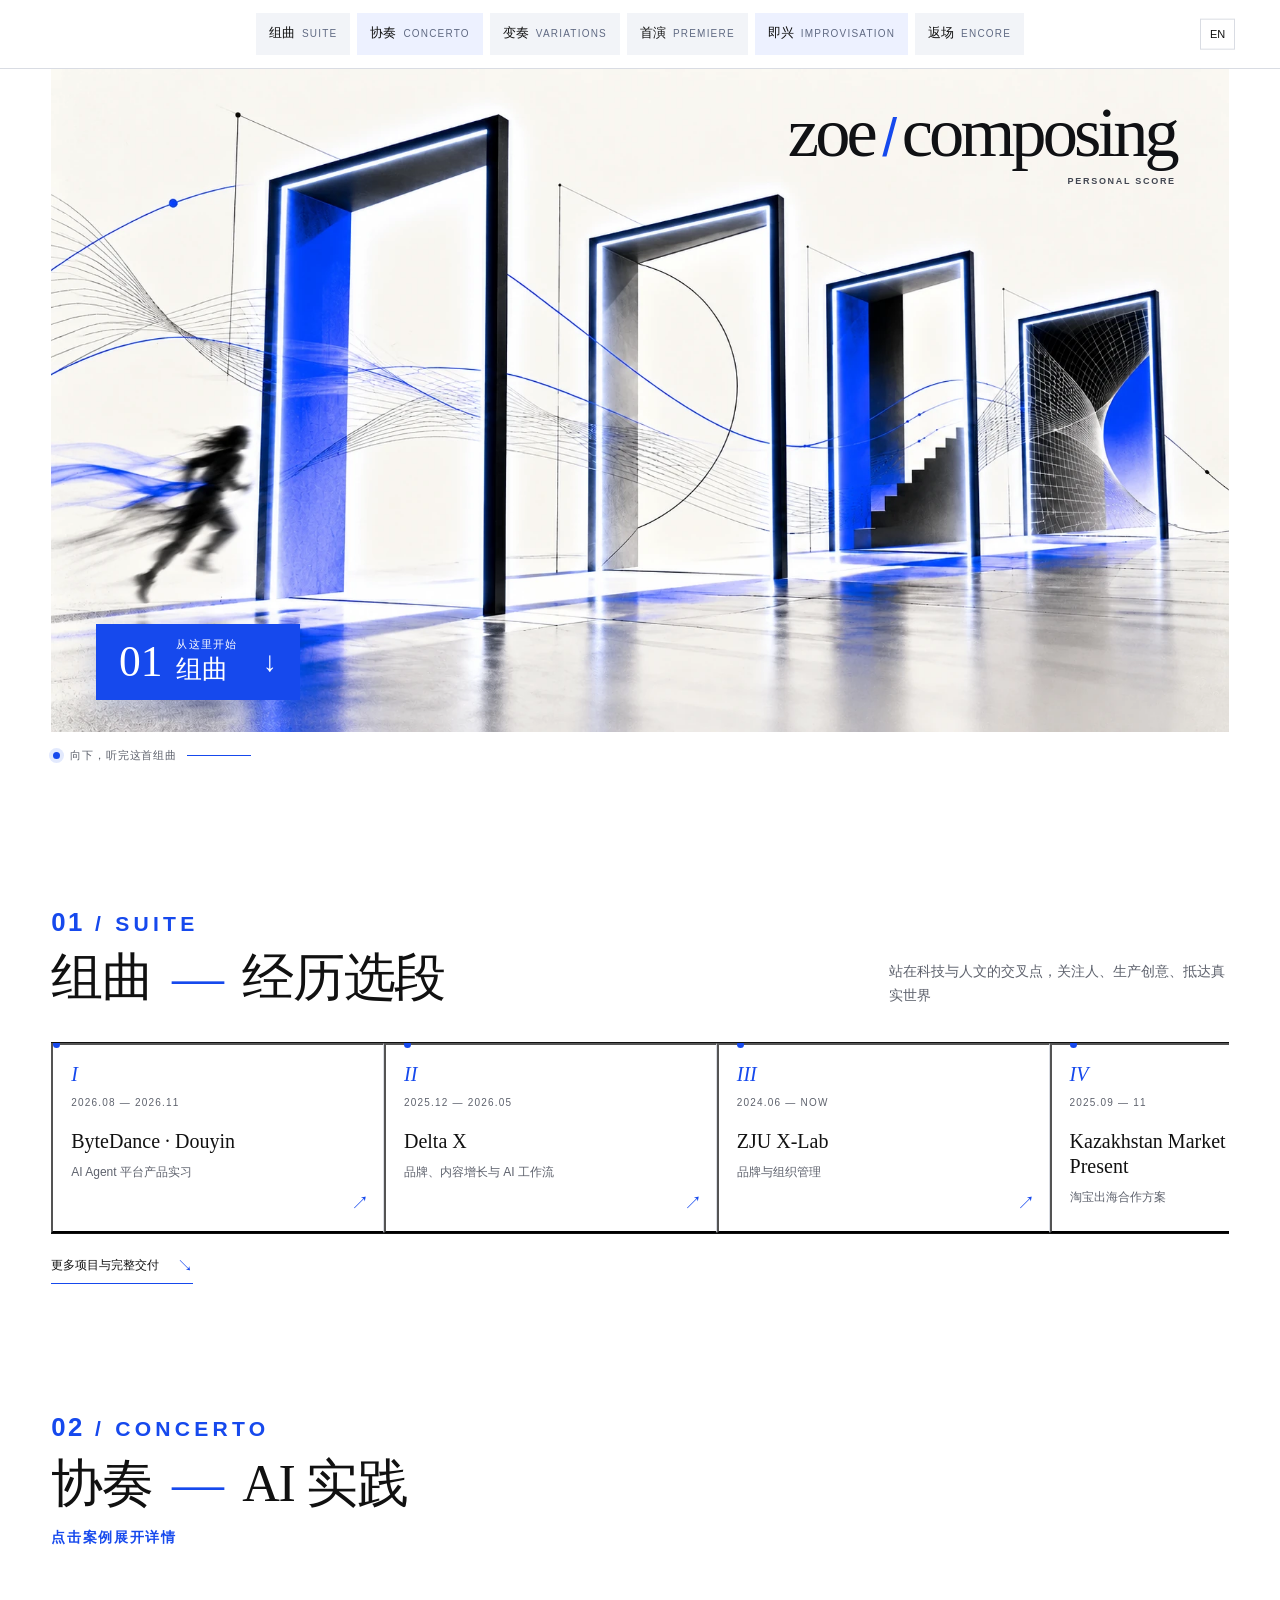
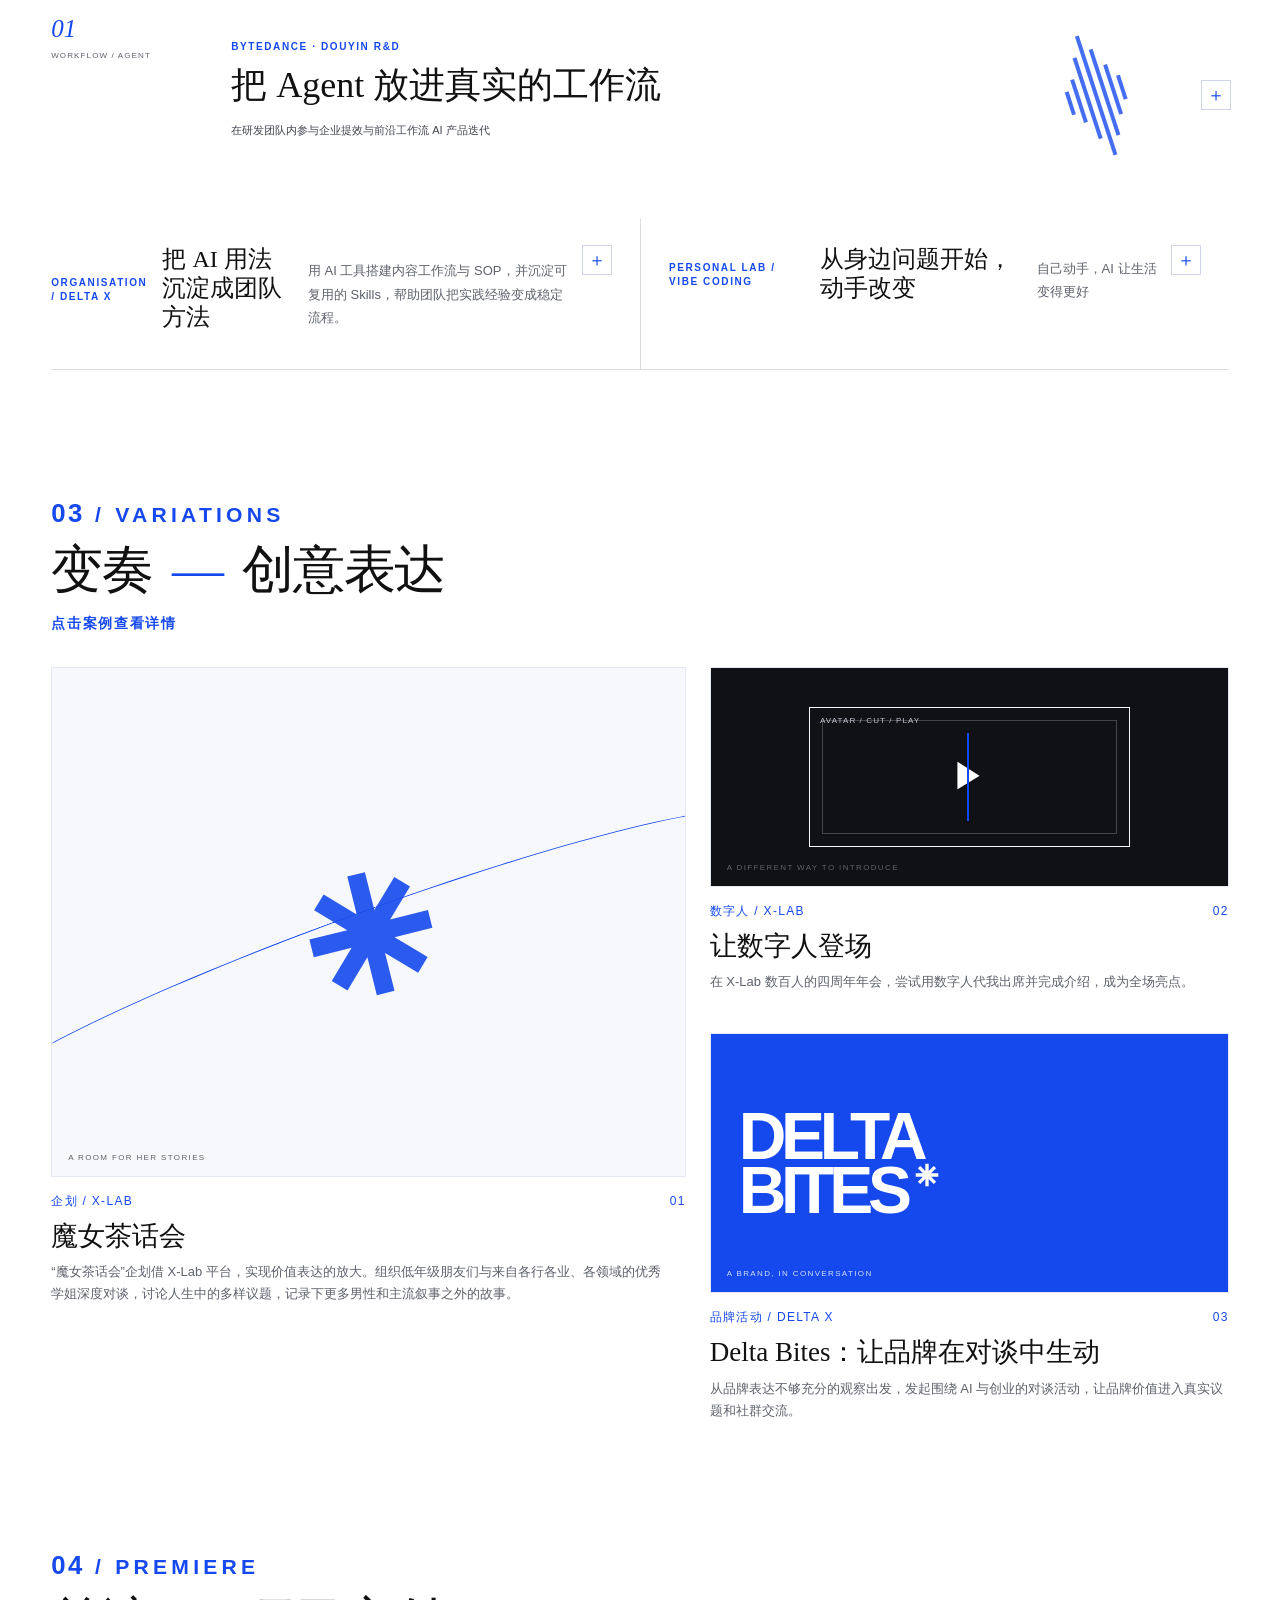
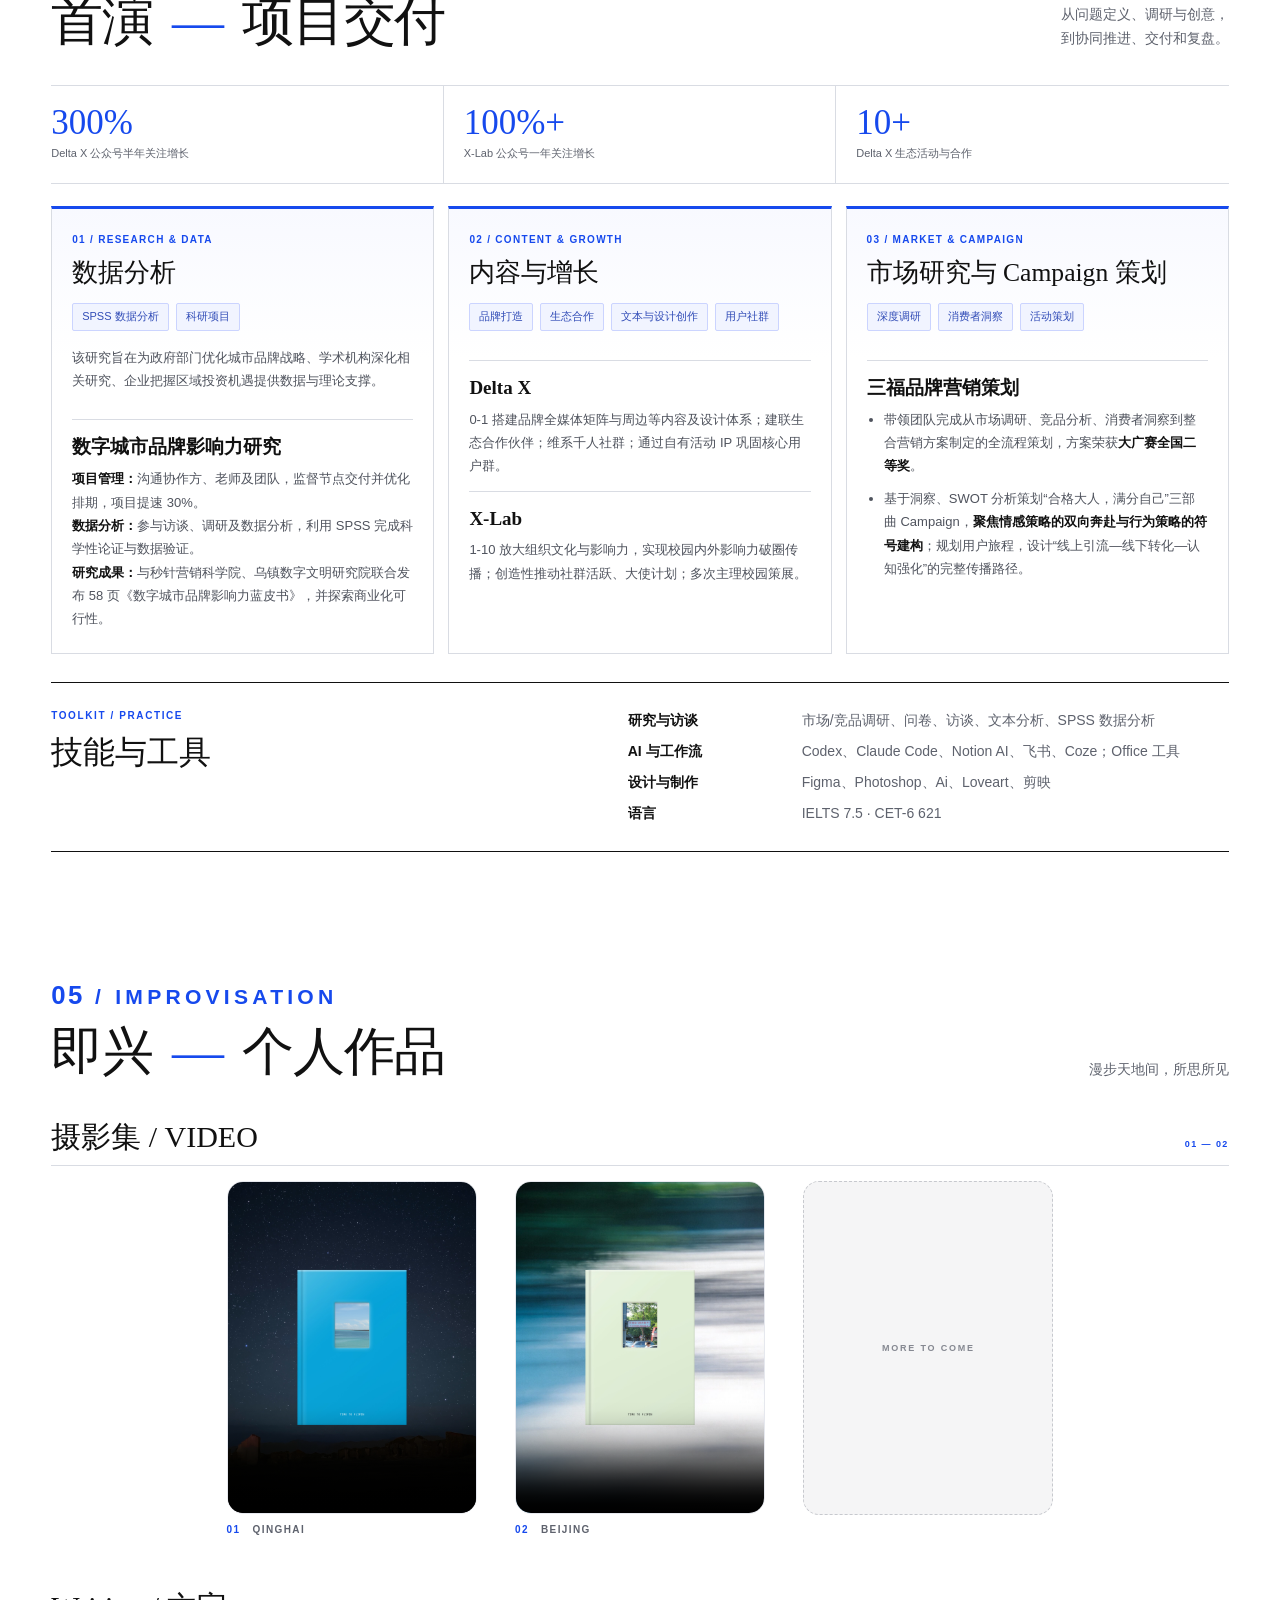
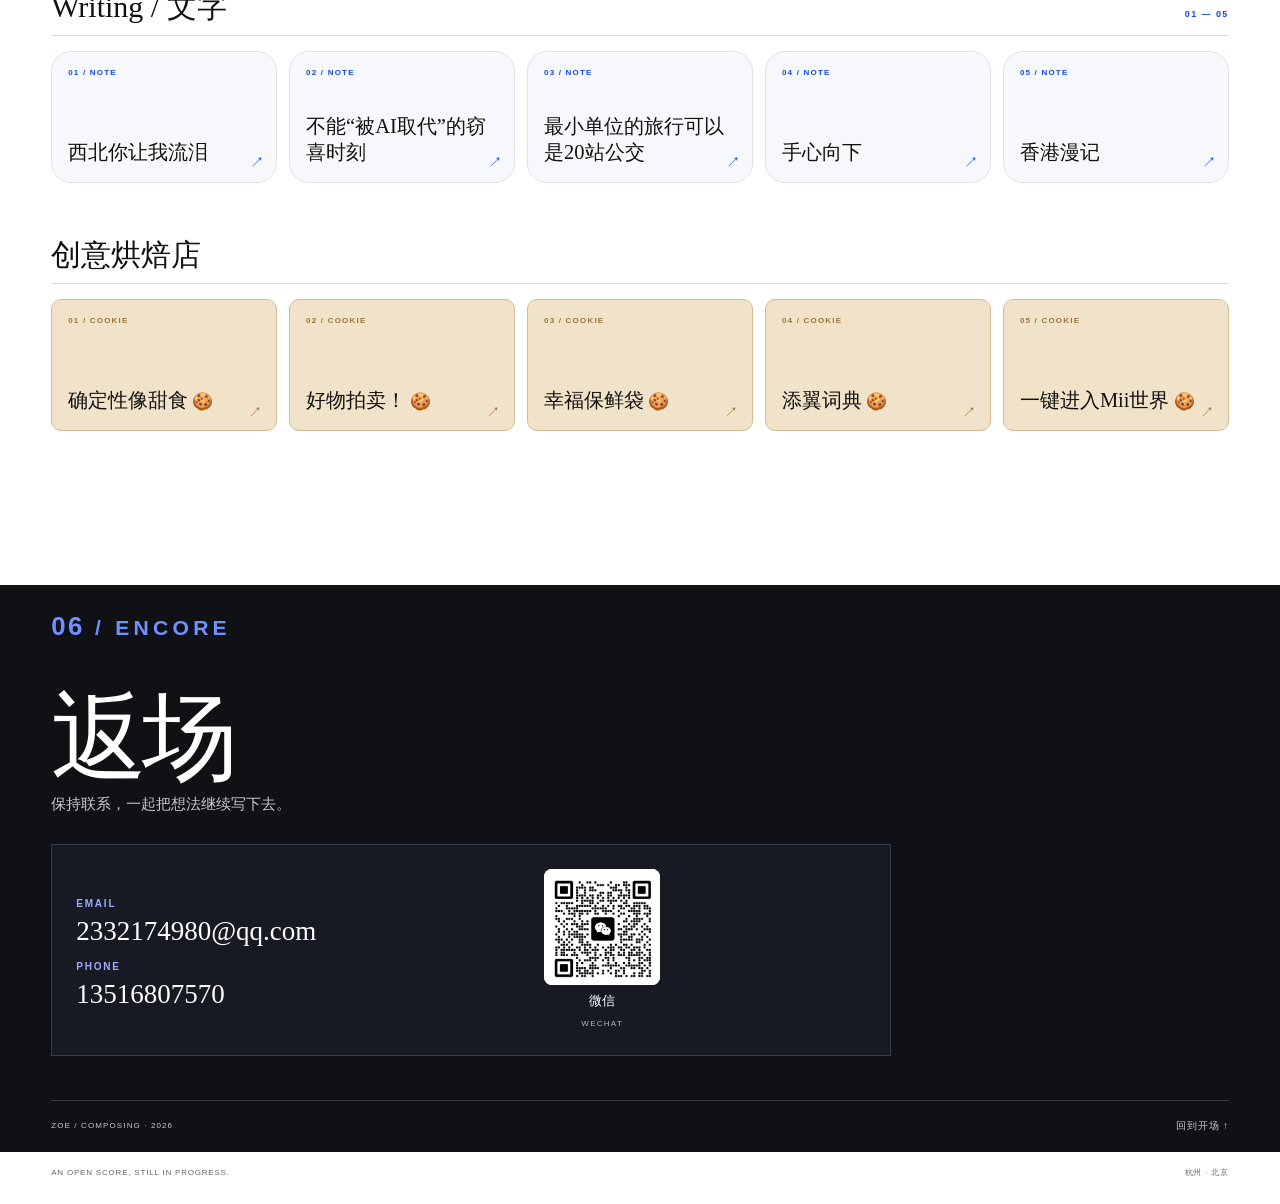
<file: index.html>
<!doctype html>
<html lang="zh-CN"><head><meta charset="utf-8"><meta name="viewport" content="width=device-width,initial-scale=1"><meta name="theme-color" content="#fff"><title>zoe/composing</title><meta name="description" content="朱天逸（Zoe）的个人作品集：AI 实践、创意表达与项目交付。"><link rel="stylesheet" href="portfolio.css?v=20261103-poster-serif"><script defer src="portfolio.js?v=20261102-encore-qr"></script></head>
<body><a class="skip-link" href="#main">跳到正文</a>
<header class="site-header"><nav class="main-nav" aria-label="主要导航"><a href="#suite"><span>组曲</span><small>SUITE</small></a><a href="#concerto"><span>协奏</span><small>CONCERTO</small></a><a href="#variations"><span>变奏</span><small>VARIATIONS</small></a><a href="#premiere"><span>首演</span><small>PREMIERE</small></a><a href="#improvisation"><span>即兴</span><small>IMPROVISATION</small></a><a href="#encore"><span>返场</span><small>ENCORE</small></a></nav><div class="header-actions"><a class="language-switch" href="en.html" lang="en">EN</a></div></header>
<main id="main">
<section class="hero" aria-labelledby="hero-title"><div class="hero-art"><img src="images/hero.webp" alt="一个抽象、虚化的奔跑者尚未进入第一道门，四道带有白色荧光边缘的门框依次展开，蓝色线条穿行其间。" fetchpriority="high"><h1 id="hero-title" class="hero-lockup"><span>zoe</span><i>/</i><span>composing</span><small>PERSONAL SCORE</small></h1><a class="suite-entry" href="#suite"><span class="suite-entry-number">01</span><span class="suite-entry-copy"><small>从这里开始</small><strong>组曲</strong></span><span class="suite-entry-arrow" aria-hidden="true">↓</span></a><a class="door-hotspot door-one" href="#concerto" aria-label="进入协奏：AI 实践"><span>02 · 协奏 ↗</span></a><a class="door-hotspot door-two" href="#variations" aria-label="进入变奏：创意表达"><span>03 · 变奏 ↗</span></a><a class="door-hotspot door-three" href="#premiere" aria-label="进入首演：项目交付"><span>04 · 首演 ↗</span></a><a class="door-hotspot door-four" href="#improvisation" aria-label="进入即兴：个人作品"><span>05 · 即兴 ↗</span></a></div><div class="scroll-cue"><span class="pulse"></span>向下，听完这首组曲 <span class="cue-line"></span></div></section>


<section class="section" id="suite"><div class="section-head"><div><p class="kicker"><span class="kicker-number">01</span> / SUITE</p><h2>组曲 <em>—</em> 经历选段</h2></div><p class="section-intro">站在科技与人文的交叉点，关注人、生产创意、抵达真实世界</p></div><div class="timeline">
<button class="timeline-item" type="button" data-dialog-open="exp-bytedance"><span class="timeline-no">I</span><span class="timeline-date">2026.08 — 2026.11</span><strong>ByteDance · Douyin</strong><span class="timeline-role">AI Agent 平台产品实习</span><span class="timeline-arrow">↗</span></button>
<button class="timeline-item" type="button" data-dialog-open="exp-delta"><span class="timeline-no">II</span><span class="timeline-date">2025.12 — 2026.05</span><strong>Delta X</strong><span class="timeline-role">品牌、内容增长与 AI 工作流</span><span class="timeline-arrow">↗</span></button>
<button class="timeline-item" type="button" data-dialog-open="exp-xlab"><span class="timeline-no">III</span><span class="timeline-date">2024.06 — NOW</span><strong>ZJU X-Lab</strong><span class="timeline-role">品牌与组织管理</span><span class="timeline-arrow">↗</span></button>
<button class="timeline-item" type="button" data-dialog-open="exp-kazakhstan"><span class="timeline-no">IV</span><span class="timeline-date">2025.09 — 11</span><strong>Kazakhstan Market Research &amp; Present</strong><span class="timeline-role">淘宝出海合作方案</span><span class="timeline-arrow">↗</span></button></div><a class="text-cta" href="#premiere">更多项目与完整交付 <span>↘</span></a></section>
<section class="section" id="concerto"><div class="section-head"><div><p class="kicker"><span class="kicker-number">02</span> / CONCERTO</p><h2>协奏 <em>—</em> AI 实践</h2><p class="section-note">点击案例展开详情</p></div></div>
<details class="practice-feature"><summary><div class="feature-index">01 <span>WORKFLOW / AGENT</span></div><div class="feature-copy"><p class="micro-label">BYTEDANCE · DOUYIN R&amp;D</p><h3>把 Agent 放进真实的工作流</h3><p>在研发团队内参与企业提效与前沿工作流 AI 产品迭代</p></div><div class="score-mark" aria-hidden="true"><span></span><span></span><span></span><span></span><span></span><span></span><span></span></div><span class="expand-mark" aria-hidden="true">＋</span></summary><div class="practice-extra"><p class="micro-label">BITS OF KNOW-HOW</p><ul><li>无论对于个人还是团队 AI 产品，端到端交付能力决定一切。</li><li>产品迭代需要尊重用户习惯，但产品创新一定有强大的破坏力。</li><li>产品的区分度某种程度在于“可见性”。</li></ul></div></details>
<div class="concerto-grid"><details class="practice-mini"><summary><p class="micro-label">ORGANISATION / DELTA X</p><h3>把 AI 用法沉淀成团队方法</h3><p>用 AI 工具搭建内容工作流与 SOP，并沉淀可复用的 Skills，帮助团队把实践经验变成稳定流程。</p><span class="expand-mark" aria-hidden="true">＋</span></summary><div class="practice-extra"><p class="micro-label">HUMAN IN THE LOOP</p><h4>物料设计</h4><p>人提出想法 → Claude / Codex → Figma / Lovart / Canva → 人审核发布</p><h4>内容生产</h4><p>人讨论、起草框架，指定写作风格 Skill 并明确产出与边界 → AI 工具生成纲要与正文 → 人审核发布</p><p class="practice-insight">越是在“前端”有创造性与洞见，在“后端”有判断力、敢于质疑挑战，越能与 AI 协作得更好。</p></div></details><details class="practice-mini"><summary><p class="micro-label">PERSONAL LAB / VIBE CODING</p><h3>从身边问题开始，动手改变</h3><p>自己动手，AI 让生活变得更好</p><span class="expand-mark" aria-hidden="true">＋</span></summary><div class="practice-extra"><h4>约饭小程序「饭见」</h4><p>用 2 天业余时间 vibe coding 的小工具，帮助同城朋友更方便地选择出游与约饭目的地。目前为体验版。</p><div class="fanjian-visuals"><a class="fanjian-poster-link" href="https://zju-xlab.feishu.cn/wiki/NtY9wTOdQiXbFjkREcKchiPKnTd" target="_blank" rel="noopener noreferrer" aria-label="查看饭见产品介绍与演示（在新标签页打开）"><img class="case-poster" src="images/variations/fanjian-poster.png" alt="饭见小程序海报"></a><a class="fanjian-click-hint" href="https://zju-xlab.feishu.cn/wiki/NtY9wTOdQiXbFjkREcKchiPKnTd" target="_blank" rel="noopener noreferrer"><span class="fanjian-hint-arrow" aria-hidden="true">←</span><span>点开海报<br>了解「饭见」</span></a></div><h4>本地 Skill 与 AI 工具</h4><p>个人英语学习网站、地方志 Skill、每日新闻与科技简报推送、每周创意热点推送等。</p></div></details></div></section>
<section class="section" id="variations"><div class="section-head"><div><p class="kicker"><span class="kicker-number">03</span> / VARIATIONS</p><h2>变奏 <em>—</em> 创意表达</h2><p class="section-note">点击案例查看详情</p></div></div><div class="variation-grid">
<article class="variation-card variation-card-large"><button class="variation-open" type="button" data-dialog-open="work-witch" aria-label="展开魔女茶话会案例"><span class="variation-art witch-art" aria-hidden="true"><span class="moon-mark"><svg class="score-star" viewBox="0 0 100 100" aria-hidden="true"><path fill="currentColor" d="M43 3h14v30l21-21 10 10-21 21h30v14H67l21 21-10 10-21-21v30H43V67L22 88 12 78l21-21H3V43h30L12 22l10-10 21 21Z"/></svg></span><span class="art-caption">A ROOM FOR HER STORIES</span><div class="orbit-line"></div></span></button><div class="variation-meta"><span>企划 / X-LAB</span><span>01</span></div><h3>魔女茶话会</h3><p>“魔女茶话会”企划借 X-Lab 平台，实现价值表达的放大。组织低年级朋友们与来自各行各业、各领域的优秀学姐深度对谈，讨论人生中的多样议题，记录下更多男性和主流叙事之外的故事。</p></article>
<article class="variation-card"><button class="variation-open" type="button" data-dialog-open="work-digital" aria-label="展开数字人视频案例"><span class="variation-art digital-art" aria-hidden="true"><span class="screen-frame"><span>AVATAR / CUT / PLAY</span><i>▶</i></span><span class="art-caption">A DIFFERENT WAY TO INTRODUCE</span></span></button><div class="variation-meta"><span>数字人 / X-LAB</span><span>02</span></div><h3>让数字人登场</h3><p>在 X-Lab 数百人的四周年年会，尝试用数字人代我出席并完成介绍，成为全场亮点。</p></article>
<article class="variation-card variation-card-wide"><button class="variation-open" type="button" data-dialog-open="work-bites" aria-label="展开 Delta Bites 案例"><span class="variation-art bites-art" aria-hidden="true"><span class="bites-word">DELTA<br>BITES<span><svg class="score-star" viewBox="0 0 100 100" aria-hidden="true"><path fill="currentColor" d="M43 3h14v30l21-21 10 10-21 21h30v14H67l21 21-10 10-21-21v30H43V67L22 88 12 78l21-21H3V43h30L12 22l10-10 21 21Z"/></svg></span></span><span class="art-caption">A BRAND, IN CONVERSATION</span></span></button><div class="variation-meta"><span>品牌活动 / DELTA X</span><span>03</span></div><h3>Delta Bites：让品牌在对谈中生动</h3><p>从品牌表达不够充分的观察出发，发起围绕 AI 与创业的对谈活动，让品牌价值进入真实议题和社群交流。</p></article>
</div></section>
<section class="section" id="premiere"><div class="section-head"><div><p class="kicker"><span class="kicker-number">04</span> / PREMIERE</p><h2>首演 <em>—</em> 项目交付</h2></div><p class="section-intro">从问题定义、调研与创意，<br>到协同推进、交付和复盘。</p></div>
<div class="outcomes"><div><b>300%</b><span>Delta X 公众号半年关注增长</span></div><div><b>100%+</b><span>X-Lab 公众号一年关注增长</span></div><div><b>10+</b><span>Delta X 生态活动与合作</span></div></div>
<div class="premiere-grid" tabindex="0" role="region" aria-label="项目卡片，可左右滑动查看">
<article class="premiere-card"><p class="premiere-index">01 / RESEARCH &amp; DATA</p><h3>数据分析</h3><div class="capability-tags"><span>SPSS 数据分析</span><span>科研项目</span></div><p class="premiere-intro">该研究旨在为政府部门优化城市品牌战略、学术机构深化相关研究、企业把握区域投资机遇提供数据与理论支撑。</p><div class="premiere-project"><h4>数字城市品牌影响力研究</h4><p><b>项目管理：</b>沟通协作方、老师及团队，监督节点交付并优化排期，项目提速 30%。<br><b>数据分析：</b>参与访谈、调研及数据分析，利用 SPSS 完成科学性论证与数据验证。<br><b>研究成果：</b>与秒针营销科学院、乌镇数字文明研究院联合发布 58 页《数字城市品牌影响力蓝皮书》，并探索商业化可行性。</p></div></article>
<article class="premiere-card"><p class="premiere-index">02 / CONTENT &amp; GROWTH</p><h3>内容与增长</h3><div class="capability-tags"><span>品牌打造</span><span>生态合作</span><span>文本与设计创作</span><span>用户社群</span></div><div class="premiere-project"><h4>Delta X</h4><p>0-1 搭建品牌全媒体矩阵与周边等内容及设计体系；建联生态合作伙伴；维系千人社群；通过自有活动 IP 巩固核心用户群。</p></div><div class="premiere-project"><h4>X-Lab</h4><p>1-10 放大组织文化与影响力，实现校园内外影响力破圈传播；创造性推动社群活跃、大使计划；多次主理校园策展。</p></div></article>
<article class="premiere-card"><p class="premiere-index">03 / MARKET &amp; CAMPAIGN</p><h3>市场研究与 Campaign 策划</h3><div class="capability-tags"><span>深度调研</span><span>消费者洞察</span><span>活动策划</span></div><div class="premiere-project"><h4>三福品牌营销策划</h4><ul><li>带领团队完成从市场调研、竞品分析、消费者洞察到整合营销方案制定的全流程策划，方案荣获<strong>大广赛全国二等奖</strong>。</li><li>基于洞察、SWOT 分析策划“合格大人，满分自己”三部曲 Campaign，<strong>聚焦情感策略的双向奔赴与行为策略的符号建构</strong>；规划用户旅程，设计“线上引流—线下转化—认知强化”的完整传播路径。</li></ul></div></article>
</div>
<div class="toolkit"><div><p class="micro-label">TOOLKIT / PRACTICE</p><h3>技能与工具</h3></div><div class="toolkit-list"><p><b>研究与访谈</b><span>市场/竞品调研、问卷、访谈、文本分析、SPSS 数据分析</span></p><p><b>AI 与工作流</b><span>Codex、Claude Code、Notion AI、飞书、Coze；Office 工具</span></p><p><b>设计与制作</b><span>Figma、Photoshop、Ai、Loveart、剪映</span></p><p><b>语言</b><span>IELTS 7.5 · CET-6 621</span></p></div></div></section>
<section class="section" id="improvisation"><div class="section-head"><div><p class="kicker"><span class="kicker-number">05</span> / IMPROVISATION</p><h2>即兴 <em>—</em> 个人作品</h2></div><p class="section-intro">漫步天地间，所思所见</p></div><div class="improv-subhead"><h3>摄影集 / VIDEO</h3><span>01 — 02</span></div><div class="video-score"><figure class="video-piece"><div class="video-frame"><video controls playsinline preload="metadata" poster="images/improvisation/cover-1.jpg" aria-label="Photography collection 1" title="Photography collection 1"><source src="images/improvisation/摄影集1.mp4" type="video/mp4"></video></div><figcaption><span>01</span> QINGHAI</figcaption></figure><figure class="video-piece"><div class="video-frame"><video controls playsinline preload="metadata" poster="images/improvisation/cover-2.jpg" aria-label="Photography collection 2" title="Photography collection 2"><source src="images/improvisation/摄影集2.mp4" type="video/mp4"></video></div><figcaption><span>02</span> BEIJING</figcaption></figure><figure class="video-piece video-coming"><div class="video-frame video-placeholder" role="img" aria-label="更多内容即将到来"><span>MORE TO COME</span></div></figure></div><div class="improv-subhead writing-subhead"><h3>Writing / 文字</h3><span>01 — 05</span></div><div class="improv-tiles writing-tiles"><button class="improv-tile writing-tile" type="button" data-card-open="writing-1" aria-haspopup="dialog"><span class="tile-index">01 / NOTE</span><span class="tile-title">西北你让我流泪</span><span class="tile-arrow" aria-hidden="true">↗</span></button><button class="improv-tile writing-tile" type="button" data-card-open="writing-2" aria-haspopup="dialog"><span class="tile-index">02 / NOTE</span><span class="tile-title">不能“被AI取代”的窃喜时刻</span><span class="tile-arrow" aria-hidden="true">↗</span></button><button class="improv-tile writing-tile" type="button" data-card-open="writing-3" aria-haspopup="dialog"><span class="tile-index">03 / NOTE</span><span class="tile-title">最小单位的旅行可以是20站公交</span><span class="tile-arrow" aria-hidden="true">↗</span></button><button class="improv-tile writing-tile" type="button" data-card-open="writing-4" aria-haspopup="dialog"><span class="tile-index">04 / NOTE</span><span class="tile-title">手心向下</span><span class="tile-arrow" aria-hidden="true">↗</span></button><button class="improv-tile writing-tile" type="button" data-card-open="writing-5" aria-haspopup="dialog"><span class="tile-index">05 / NOTE</span><span class="tile-title">香港漫记</span><span class="tile-arrow" aria-hidden="true">↗</span></button></div><div class="bakery-strip"><div class="bakery-heading"><div><h3>创意烘焙店</h3></div></div><div class="improv-tiles bakery-tiles"><button class="improv-tile bakery-tile" type="button" data-card-open="bakery-1" aria-haspopup="dialog"><span class="tile-index">01 / COOKIE</span><span class="tile-title">确定性像甜食</span><span class="tile-arrow" aria-hidden="true">↗</span></button><button class="improv-tile bakery-tile" type="button" data-card-open="bakery-2" aria-haspopup="dialog"><span class="tile-index">02 / COOKIE</span><span class="tile-title">好物拍卖！</span><span class="tile-arrow" aria-hidden="true">↗</span></button><button class="improv-tile bakery-tile" type="button" data-card-open="bakery-3" aria-haspopup="dialog"><span class="tile-index">03 / COOKIE</span><span class="tile-title">幸福保鲜袋</span><span class="tile-arrow" aria-hidden="true">↗</span></button><button class="improv-tile bakery-tile" type="button" data-card-open="bakery-4" aria-haspopup="dialog"><span class="tile-index">04 / COOKIE</span><span class="tile-title">添翼词典</span><span class="tile-arrow" aria-hidden="true">↗</span></button><button class="improv-tile bakery-tile" type="button" data-card-open="bakery-5" aria-haspopup="dialog"><span class="tile-index">05 / COOKIE</span><span class="tile-title">一键进入Mii世界</span><span class="tile-arrow" aria-hidden="true">↗</span></button></div></div></section>

<section class="encore-section" id="encore"><div class="encore-top"><p class="kicker"><span class="kicker-number">06</span> / ENCORE</p></div><div class="encore-main"><h2>返场</h2><p>保持联系，一起把想法继续写下去。</p><div class="contact-grid"><div class="contact-details"><span class="contact-label">EMAIL</span><a href="mailto:2332174980@qq.com">2332174980@qq.com</a><span class="contact-label">PHONE</span><a class="contact-phone" href="tel:13516807570">13516807570</a></div><div class="qr-card"><img class="qr-image" src="images/contact/wechat-qr.jpg" alt="微信二维码" loading="lazy"><span>微信</span><small>WECHAT</small></div></div></div><div class="encore-bottom"><span>ZOE / COMPOSING · 2026</span><a href="#">回到开场 ↑</a></div></section>

</main><div class="dialog-layer">
<dialog class="info-dialog" id="exp-bytedance"><div class="dialog-head"><div><p>EXPERIENCE / 01</p><h2>ByteDance · Douyin</h2></div><button class="dialog-close" type="button" aria-label="关闭">×</button></div><div class="dialog-body"><p class="dialog-role">AI Agent 平台产品实习 · 2026.08 — 2026.11</p><p>参与抖音研发体系内部 AI Agent 平台产品工作，探索需求上下文、工作流协作和团队知识沉淀中的 AI 协作新方式。</p><h3>工作内容</h3><ul><li>搭建产品用户分层运营体系：基于用户行为数据建立用户漏斗，持续追踪数据趋势，召回流失用户；跟踪期内平台周流失率下降 1/3，流失用户召回率提升约 20%。</li><li>深度用户访谈与反馈：独立组织对产品及同类型产品进行用户深度访谈，提炼消息打扰、Agent loop 稳定性、跨任务上下文等核心痛点，推动产品持续迭代。</li><li>产品增长运营：通过场景化案例宣推、打磨高频任务模板、发掘优秀实践设计推广方案，推动产品模板覆盖率提升 20%，用户周留存率提升 30%+。</li></ul></div></dialog>
<dialog class="info-dialog" id="exp-delta"><div class="dialog-head"><div><p>EXPERIENCE / 02</p><h2>Delta X</h2></div><button class="dialog-close" type="button" aria-label="关闭">×</button></div><div class="dialog-body"><p class="dialog-role">初创孵化器平台创业 · 2025.12 — 2026.05</p><p>Delta X 关注中国年轻人原生创新与 PMF 商业闭环，聚焦 AI 应用落地。作为品牌与增长负责人，我负责品牌策略、内容体系与用户增长。</p><h3>工作内容</h3><ul><li><b>AI 驱动内容生产：</b>引入 Claude Code、Codex 并调用 Lovart、Figma 等工具，沉淀内容创作 Skill；拆解、固化 5+ 内容生产 SOP，覆盖活动、社群、品牌栏目等场景，团队内容产出效率提升约 40%。</li><li><b>品牌 IP 与生态合作：</b>发起品牌栏目「Delta Bites」，围绕 AI Agent、AI 创业及创新实践策划深度对谈；联合抖音、真格基金、奇绩创坛、Datawhale 等机构举办活动及赛事 10 余场。</li><li><b>内容增长：</b>搭建公众号、小红书等内容矩阵，半年内公众号关注增长 300%；建立 10+ 垂直社群，覆盖 1000+ 创业者、投资人与开发者。</li></ul></div></dialog>
<dialog class="info-dialog" id="exp-xlab"><div class="dialog-head"><div><p>EXPERIENCE / 03</p><h2>ZJU X-Lab</h2></div><button class="dialog-close" type="button" aria-label="关闭">×</button></div><div class="dialog-body"><p class="dialog-role">品牌与组织管理 · 2024.06 — 至今</p><p>X-Lab 是浙江大学唯一校级创新创业平台，聚焦“教授指导、学生自主、产业实践”的跨学科生态。作为品牌负责人，我负责内容体系、生态合作与团队领导。</p><h3>品牌建设</h3><ul><li>重构实验室传播定位，搭建官网、公众号等内容体系，一年内公众号关注增长超 100%，产出数十篇原创及爆文。</li><li>对标头部科技与创新创业类媒体，设计“2+4”内容专栏体系；主笔优质内容刊登至《前线》客户端。</li></ul><h3>活动策划</h3><ul><li>主导校园策展、校企合作、妇女节企划、跨学科训练营等十余场活动，累计参与人次过万。</li><li>统筹“小红书青草计划浙江大学站”，实现 120% 报名目标，单场活动吸引 400+ 参与者。</li></ul><h3>组织与团队管理</h3><ul><li>管理百余名学生成员，设计传帮带机制；组建核心 PR 团队，建立传播规范与协作机制，沉淀飞书文档 50+ 份。</li></ul></div></dialog>
<dialog class="info-dialog" id="exp-kazakhstan"><div class="dialog-head"><div><p>EXPERIENCE / 04</p><h2>Kazakhstan Market Research &amp; Present</h2></div><button class="dialog-close" type="button" aria-label="关闭">×</button></div><div class="dialog-body"><p class="dialog-role">淘宝出海合作方案 · 2025.09 — 11</p><p>研究哈萨克斯坦电商市场、消费者行为及本地社媒、达人情况，为淘宝出海哈萨克斯坦提供理论依据与营销策划参考。</p><h3>项目交付</h3><ul><li><b>市场、消费调研：</b>多渠道分析宏观经济、电商格局及消费行为，形成 58 页市场报告。</li><li><b>社媒生态洞察：</b>深度调研当地 IG、TK 等平台，建立达人评估体系，筛选构建百余高潜 KOL/KOC 达人矩阵。</li><li><b>整合营销策略：</b>从拉新、转化、留存设计全链路营销打法，以达人营销、节日/事件营销为核心，选定爆品与先锋品类，并按平台佣金策略制定分层合作方案。</li></ul></div></dialog>
<dialog class="info-dialog" id="work-witch"><div class="dialog-head"><div><p>CREATIVE CASE / 01 · X-LAB</p><h2>魔女茶话会</h2></div><button class="dialog-close" type="button" aria-label="关闭">×</button></div><div class="dialog-body"><img class="case-cover" src="images/variations/witch-cover.png" alt="魔女茶话会活动封面"><p>女性议题一直是我关注的话题。25 年 3 月，我以个人身份发起小型妇女节企划，通过书籍摆件、手写信、交换明信片等形式传播女性主义观点。</p><p>后来我意识到个人力量有限，因此 26 年我以 X-Lab 为平台，带动更多朋友发起新一年的妇女节策划。“魔女茶话会”组织低年级朋友们与来自各行各业、各领域的优秀学姐深度对谈，讨论人生中的多样议题，记录男性和主流叙事之外的故事。最终产出实现了破圈传播。</p><p>比起活动本身，更让我欣喜的是，它成为我对所关注议题的一种态度与行动，也让我得以更大程度发挥影响力，朝着想实现的目标前进。</p><p><a class="inline-link" href="https://mp.weixin.qq.com/s/eCism3tfy1Ztk7DcNquB4w" target="_blank" rel="noopener">点击查看活动总结 ↗</a></p></div></dialog>
<dialog class="info-dialog" id="work-digital"><div class="dialog-head"><div><p>CREATIVE CASE / 02 · X-LAB</p><h2>让数字人登场</h2></div><button class="dialog-close" type="button" aria-label="关闭">×</button></div><div class="dialog-body"><video class="case-video" controls playsinline preload="metadata" poster="images/variations/digital-human-cover.jpg"><source src="images/variations/digital-human.mp4" type="video/mp4">你的浏览器暂不支持视频播放。</video><p>我喜欢探索各种表达方式，视频也是一种。将原本枯燥的委员会介绍用数字人演绎，加上一定频次的音效、动画等刺激，能够持续激发观众兴趣；此外，数字人的“表现力”和“感染力”远超常人日常表现，只是较难约束，现阶段仅作娱乐尝试。</p></div></dialog>
<dialog class="info-dialog" id="work-bites"><div class="dialog-head"><div><p>CREATIVE CASE / 03 · DELTA X</p><h2>Delta Bites：让品牌在对谈中生动</h2></div><button class="dialog-close" type="button" aria-label="关闭">×</button></div><div class="dialog-body"><img class="case-cover" src="images/variations/delta-bites-cover.png" alt="Delta Bites 活动视觉封面"><p>围绕工具的探讨太多了，应用层的发展日新月异。我们更想知道，有什么能够穿越周期，人又如何自立于这样的洪流之中。</p><p>同时，感受到此前品牌更多依赖外部合作扩大影响，本身在用户心智中的影响力不足，于是我们开始攒更多的局，和更多正在创造点什么的朋友们聊聊。这个活动起名叫作「Delta Bites 三角饭团」，也属于 Delta X 自己的 IP。</p><p>在这里，我们围绕各种关于「人」的主题展开深度探讨。例如已完结的几集，包括高校教育对人的塑造及人的成长；关于人与 Agent 的交互、产品设计理念、硅谷与中国的创业生态等。</p><p>我作为主要发起人，统筹活动策划、宣发、联络、社群、现场执行全流程，并确立该系列的品牌规范。</p><p class="link-list-title">点击查看往期精华：</p><p><a class="inline-link" href="https://mp.weixin.qq.com/s/dFhjvTXKNXHSsbANmIZtbw" target="_blank" rel="noopener">往期精华一 ↗</a> <a class="inline-link" href="https://mp.weixin.qq.com/s/AZipOYZiybHIOFI0wAgfJw" target="_blank" rel="noopener">往期精华二 ↗</a></p></div></dialog><dialog class="info-dialog writing-dialog" id="writing-1" data-card-group="writing" data-card-index="1"><div class="dialog-head"><div><p>WRITING / PERSONAL NOTES</p><h2>西北你让我流泪</h2></div><button class="dialog-close" type="button" aria-label="关闭">×</button></div><div class="writing-cover"><img src="images/writing/cover-1.jpeg" alt="写作卡片封面 1" loading="lazy"></div><div class="dialog-body card-body"><p>西北或者只说青海，把我变成“感性”的人。</p><p>其实那边风大，沙大，加上我不爱戴墨镜，让双眼承受了太多，而面对种种景致又要尽可能地睁大眼睛。</p><p>到了后面几天，风一刮我就会开始流泪，沙子进眼睛了，也会。</p><p>还有些时候其实无关风沙，只是面对这些从未见过的地形地貌，面对远远超出人类想象的宏大，忽然就泪水盈眶。</p><p>奇崛的地貌在脚下展开，日夜间眼前的景色交替着变：黑色的火山岩与粗粝的沙土竟能画出江南样的水墨画。劲风掀起尘暴的瞬间美得像武侠片；</p><p>雪山融水改道，荒漠的雅丹地貌自此注入水流与生命。走在大土堆之间，等到日落与粉黛晚霞缓缓降临；</p><p>夜里行至无光区，万里银河就这样横亘于前，浩瀚星空像球幕一样包裹着地面。</p><p>而在此之前，我们对头顶的星空、远处的山峦、脚下的沙土毫无察觉。</p></div><div class="card-nav" aria-label="卡片切换"><button type="button" data-card-prev aria-label="上一张">‹</button><button type="button" data-card-next aria-label="下一张">›</button></div></dialog><dialog class="info-dialog writing-dialog" id="writing-2" data-card-group="writing" data-card-index="2"><div class="dialog-head"><div><p>WRITING / PERSONAL NOTES</p><h2>不能“被AI取代”的窃喜时刻</h2></div><button class="dialog-close" type="button" aria-label="关闭">×</button></div><div class="writing-cover writing-cover-full"><img src="images/writing/cover-2.jpeg" alt="写作卡片封面 2" loading="lazy"></div><div class="dialog-body card-body"><p>我视“不能被AI取代”为一句颇高的赞美，尽管它往往是友人对我荒谬言行的评价。近来AI无孔不入地深入我们的生活，看到一篇文章我第一反应往往是“它是不是AI写的？”，继而又觉得质疑本身就是对作者的冒犯。只是我有时候忍不住会想，我们人为什么还要写作？</p><p>昨天在Notion调教了一个agent，可以将我只言片语的灵感和点子，转化、润色成连贯的文段。就在刚才它输出了一则非常优美、切实生动的文字，还补上了栩栩如生的细节，那一刻我就在想：那我还写什么？</p><p>最近又在看加缪的散文和随笔，即便是翻译的作品，文笔也非常优美自然，简洁又恰如其分，勾勒出我脑海里的千头万绪。</p><p>我想到，所有伟大的文学作品显然已经把人类的情感都表达了一遍。我们生命中可能经历的任何悲欢离合、任何曲折坎坷，它们甚至表达得比我们所感受到的更为精准，或者更具戏剧性。我又在想，那我还写什么？</p><p>近来用Typeless打字，它可以把我断断续续的语音输入，整合成条理结构非常清晰的分点段落。我又想，那我还写什么？</p><p>后来我想，也许我所能做的，就是固执地用粗粝、原生的语言去表达当下所思所想，我当下的存在。即使它是已经被书写过一百万次的历史，对于我和我所表达的对象来说，它依然是新的。</p><p>AI能写出非常漂亮的文字，但是有的时候人的表达不需要那么漂亮。一个偶得的灵感比漂亮的成文段落更加珍贵。看伟大的文学作品，是为了帮助我更好地表达我私人化的情感。Typeless能够帮助我们在商业化的场景下更高效地输出和交流，但它难以承载强烈的情感或是言语之下的深意。屏幕对面发来的一串爽朗的笑声，或是急促的诉说，远比最精妙的文字有力。</p><p>常拥有“不会被AI取代”的主体性，以及对当下、对自己的珍重，才能不以“二元替代”的关系与技术共存。技术能够让我们更高效地触达彼此，将我们所不擅长的变得更加擅长，这也就足够了。剩下的，就交还给我们自己吧。</p></div><div class="card-nav" aria-label="卡片切换"><button type="button" data-card-prev aria-label="上一张">‹</button><button type="button" data-card-next aria-label="下一张">›</button></div></dialog><dialog class="info-dialog writing-dialog" id="writing-3" data-card-group="writing" data-card-index="3"><div class="dialog-head"><div><p>WRITING / PERSONAL NOTES</p><h2>最小单位的旅行可以是20站公交</h2></div><button class="dialog-close" type="button" aria-label="关闭">×</button></div><div class="writing-cover"><img src="images/writing/cover-3.jpeg" alt="写作卡片封面 3" loading="lazy"></div><div class="dialog-body card-body"><p>本想用骰子决定我的目的地，登上最先来的一辆公交，投到几就坐几站，下车，换乘下一班，这样一直漂浮到未知。但每次最多6站，不足以驶出很远，索性坐上一班车直坐到终点。</p><p>公交车的旅行与地铁不同，地铁在转瞬间穿梭过深层的地面，轰隆作响后你像地鼠一样刷新在新的地标；公交车则带着你摇摇摆摆，经由熟悉的街道熟悉的人们逐渐走远。</p><p>在车上，眼睛快速地印刷着面前的街景，我费力地读出经过的每一家店名，“坚美材料”是“坚持追求完美”的缩写，有的字样歪歪扭扭像拉花的作品；清空了大脑，不再关注自己，看着路上的每一个人行走在自己的世界里，交谈，疾驰，奔涌。所有的世界在车窗外发生，我看见了一切，但没有在脑海里留下深刻的印象。这样和世界浅浅地交手也好，没有更深的羁绊，但我与一切都有一面之缘。</p><p>75路的终点站是半山，我从未抵达在这里。一切陌生又有些熟悉，吃一碗哪里都差不多的老底子大排面，攀登一座竟跟宝石山也有些相似的山。</p><p>站在最高的观景台，让一阵阵风把所有的汗都吹干，困扰纠缠自己的琐事随风散去。当无数高楼大厦都化作积木般的微型景观，我的事对宇宙来说又到底有多重要。</p><p>没有多重要。我的事，在此刻，都没有追逐眼前的这只黄色蝴蝶重要。我与一只鲜活的生命差点撞了个满怀，我试图用镜头捕捉它飞行的踪影，却只得到一抹金黄。</p><p>我的生命也可能是一朵云，一只叮当响或者哑然无声的风铃，一阵飞扬的尘土，一片“被光选中”的金色梧桐叶，一簇绿枝，一只飞翔绿野仙踪的蝴蝶。可能是沉默的注视者，可能结伴而行，也可能独自上路、独自栖息。</p><p>我曾以为旅行一定要做好精确到时间表的攻略，要对着清单仔仔细细地检查，要准备好一切必须的用品、药品。我曾以为旅行一定要出发到很远很远，一个崭新的城市，崭新的地标，崭新的人们和文化。</p><p>原来最小单位的旅行可以是20站公交。</p><p>20站公交，一个无事的下午，我去了一个生活20年的城市中从未踏足的地方，爬了一座山。它足够高，足够远，让我听完了很多首歌，想通了一点事。它也足够近，足够熟悉，够我半天来回，换回来一个全新的自己。</p></div><div class="card-nav" aria-label="卡片切换"><button type="button" data-card-prev aria-label="上一张">‹</button><button type="button" data-card-next aria-label="下一张">›</button></div></dialog><dialog class="info-dialog writing-dialog" id="writing-4" data-card-group="writing" data-card-index="4"><div class="dialog-head"><div><p>WRITING / PERSONAL NOTES</p><h2>手心向下</h2></div><button class="dialog-close" type="button" aria-label="关闭">×</button></div><div class="writing-cover"><img src="images/writing/cover-4.jpeg" alt="写作卡片封面 4" loading="lazy"></div><div class="dialog-body card-body"><p>习惯性自我归因，习惯性站在第二线，习惯性把部分错误归咎于性别，习惯性只是暗自忿忿——我以前会，现在时而也会这样，也许我们都或多或少有过这些时刻。</p><p>不要再等待别人给我们什么。</p><p>手心向上是索取和等待；</p><p>手心向下，世界都在我们手掌之中。</p></div><div class="card-nav" aria-label="卡片切换"><button type="button" data-card-prev aria-label="上一张">‹</button><button type="button" data-card-next aria-label="下一张">›</button></div></dialog><dialog class="info-dialog writing-dialog" id="writing-5" data-card-group="writing" data-card-index="5"><div class="dialog-head"><div><p>WRITING / PERSONAL NOTES</p><h2>香港漫记</h2></div><button class="dialog-close" type="button" aria-label="关闭">×</button></div><div class="writing-cover"><img src="images/writing/cover-5.jpeg" alt="写作卡片封面 5" loading="lazy"></div><div class="dialog-body card-body"><p>不必说第一天晚饭就只好吃肯德基的狼狈，每天两万步打底的疲惫，反复被高德误导的不堪，行李箱把手双双折断的惨状，就是那去了广深港三地都没吃上的菠萝包，就足以让一个月后的我依然垂涎欲滴。</p><p>从旺角东到尖沙咀，从铜锣湾到中环，香港好似一阵将落未落的雨，数个狭小恰能回身的转角，一碗各色蔬菜杂糅的沙拉，得了一场在现代里寻古、在中古里寻新的流感，留下了理不完的刚开了头就要翻篇的极繁主义相册。</p></div><div class="card-nav" aria-label="卡片切换"><button type="button" data-card-prev aria-label="上一张">‹</button><button type="button" data-card-next aria-label="下一张">›</button></div></dialog><dialog class="info-dialog writing-dialog bakery-dialog" id="bakery-1" data-card-group="bakery" data-card-index="1"><div class="dialog-head"><div><p>CREATIVE BAKERY / COOKIE PAPER</p><h2>确定性像甜食</h2></div><button class="dialog-close" type="button" aria-label="关闭">×</button></div><div class="dialog-body card-body"><p>原本在两次旅行中都发现，洗完澡放着洞洞鞋，晾一晚上肯定干不了；今天早上出寝室，晚上回来发现吹了一天空调鞋子竟然干了。</p><p>晚上在整合稿子时，有一句话是“（比赛是一个长期积累的过程），关乎过去的经验，关于当下的判断，...”我想了好久这两句话连着想表达什么，是指过去的经验和当下的判断会冲突，还是循序渐进，还是并列关系。最后我想，也许他们想写的是过去能影响现在，但当下仍然有很多不确定性需要反复确认。</p><p>确定性真的是一种像甜食一样的东西，得到轻易，满足轻易。“与不确定性共舞”，但实际上并不是这么轻飘飘甚至美化了的样子，事实上是与“不确定性”与生活厮杀的过程，你要把厌恶风险厌恶肯定的自己杀死，重塑一具血肉。</p></div><div class="card-nav" aria-label="卡片切换"><button type="button" data-card-prev aria-label="上一张">‹</button><button type="button" data-card-next aria-label="下一张">›</button></div></dialog><dialog class="info-dialog writing-dialog bakery-dialog" id="bakery-2" data-card-group="bakery" data-card-index="2"><div class="dialog-head"><div><p>CREATIVE BAKERY / COOKIE PAPER</p><h2>好物拍卖！</h2></div><button class="dialog-close" type="button" aria-label="关闭">×</button></div><div class="dialog-body card-body"><img class="bakery-image" src="images/improvisation/烘焙店2.jpg" alt="好物拍卖！"></div><div class="card-nav" aria-label="卡片切换"><button type="button" data-card-prev aria-label="上一张">‹</button><button type="button" data-card-next aria-label="下一张">›</button></div></dialog><dialog class="info-dialog writing-dialog bakery-dialog" id="bakery-3" data-card-group="bakery" data-card-index="3"><div class="dialog-head"><div><p>CREATIVE BAKERY / COOKIE PAPER</p><h2>幸福保鲜袋</h2></div><button class="dialog-close" type="button" aria-label="关闭">×</button></div><div class="dialog-body card-body"><img class="bakery-image" src="images/improvisation/烘焙店3.jpg" alt="幸福保鲜袋"></div><div class="card-nav" aria-label="卡片切换"><button type="button" data-card-prev aria-label="上一张">‹</button><button type="button" data-card-next aria-label="下一张">›</button></div></dialog><dialog class="info-dialog writing-dialog bakery-dialog" id="bakery-4" data-card-group="bakery" data-card-index="4"><div class="dialog-head"><div><p>CREATIVE BAKERY / COOKIE PAPER</p><h2>添翼词典</h2></div><button class="dialog-close" type="button" aria-label="关闭">×</button></div><div class="dialog-body card-body"><img class="bakery-image" src="images/improvisation/烘焙店4.jpg" alt="添翼词典"></div><div class="card-nav" aria-label="卡片切换"><button type="button" data-card-prev aria-label="上一张">‹</button><button type="button" data-card-next aria-label="下一张">›</button></div></dialog><dialog class="info-dialog writing-dialog bakery-dialog" id="bakery-5" data-card-group="bakery" data-card-index="5"><div class="dialog-head"><div><p>CREATIVE BAKERY / COOKIE PAPER</p><h2>一键进入Mii世界</h2></div><button class="dialog-close" type="button" aria-label="关闭">×</button></div><div class="dialog-body card-body"><img class="bakery-image" src="images/improvisation/烘焙店5.jpg" alt="一键进入Mii世界"></div><div class="card-nav" aria-label="卡片切换"><button type="button" data-card-prev aria-label="上一张">‹</button><button type="button" data-card-next aria-label="下一张">›</button></div></dialog></div><footer class="site-footer"><span>AN OPEN SCORE, STILL IN PROGRESS.</span><span>杭州 · 北京</span></footer></body></html>
</file>
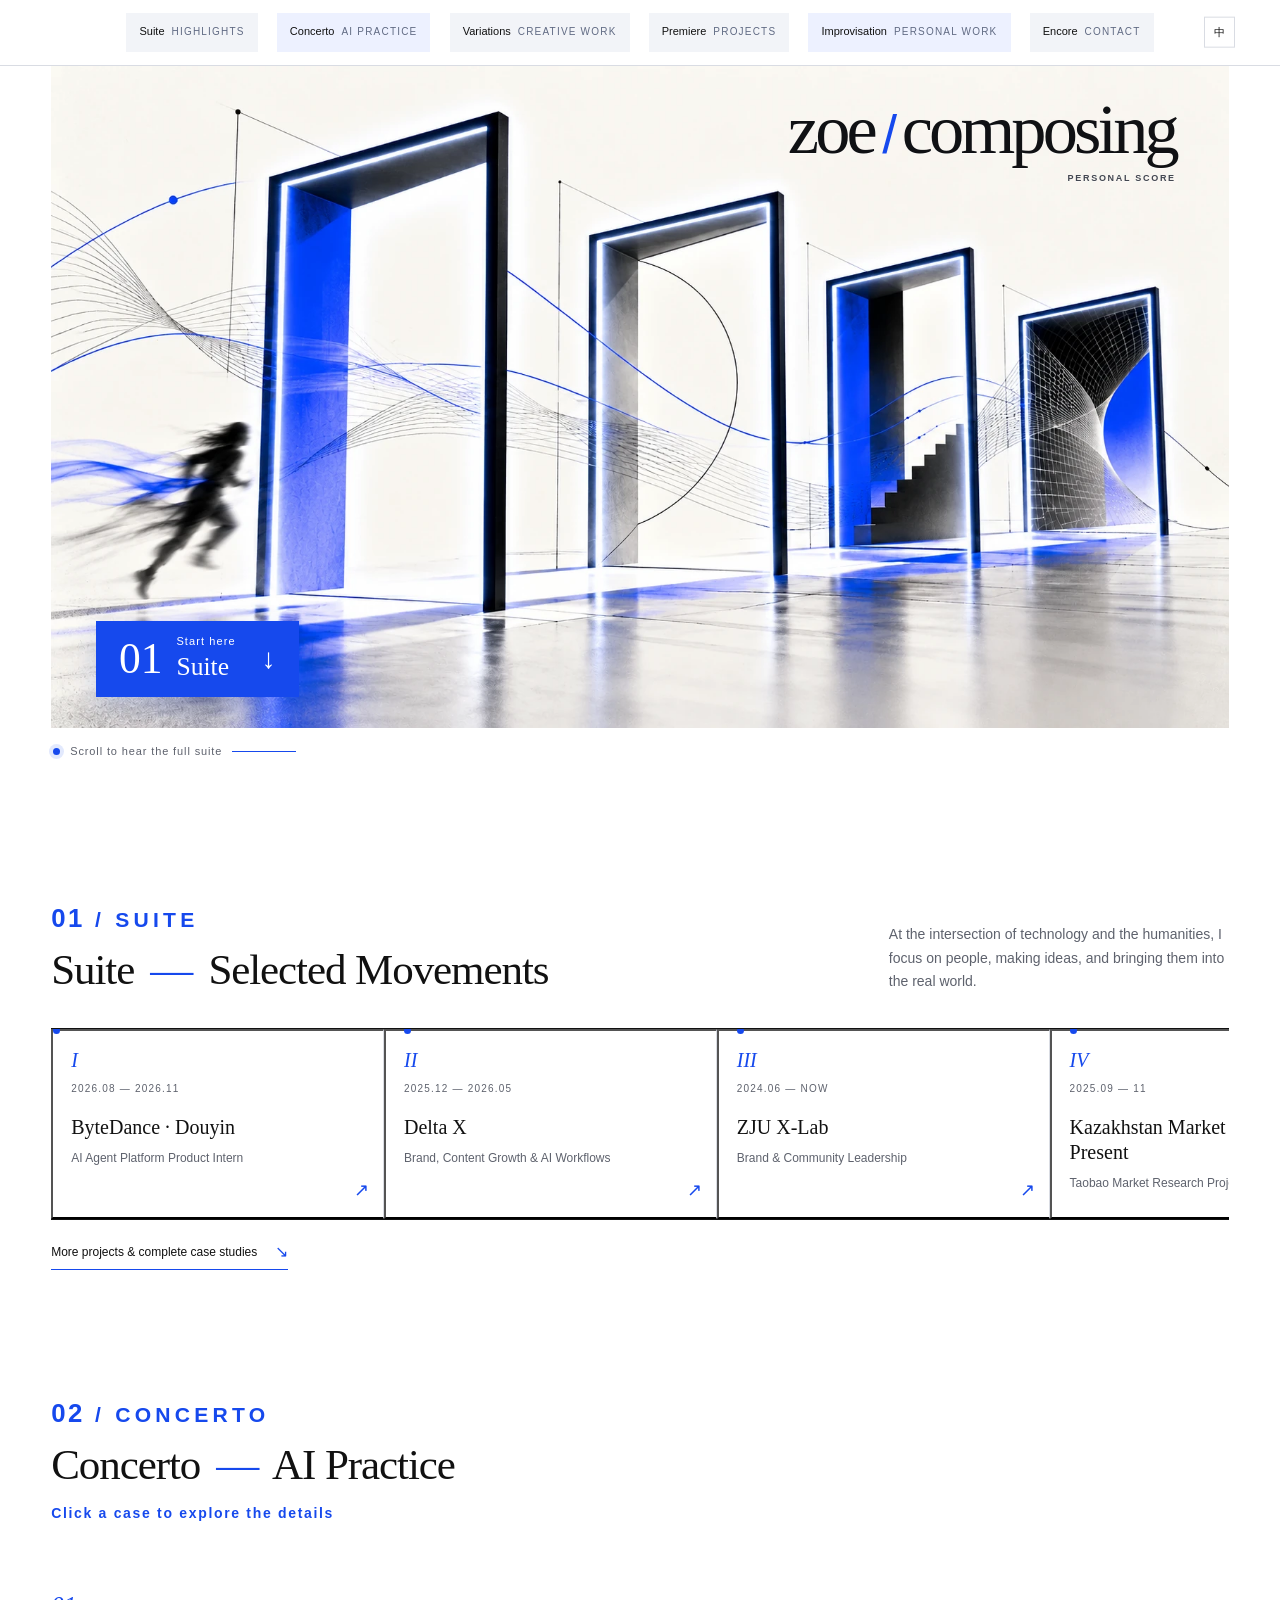
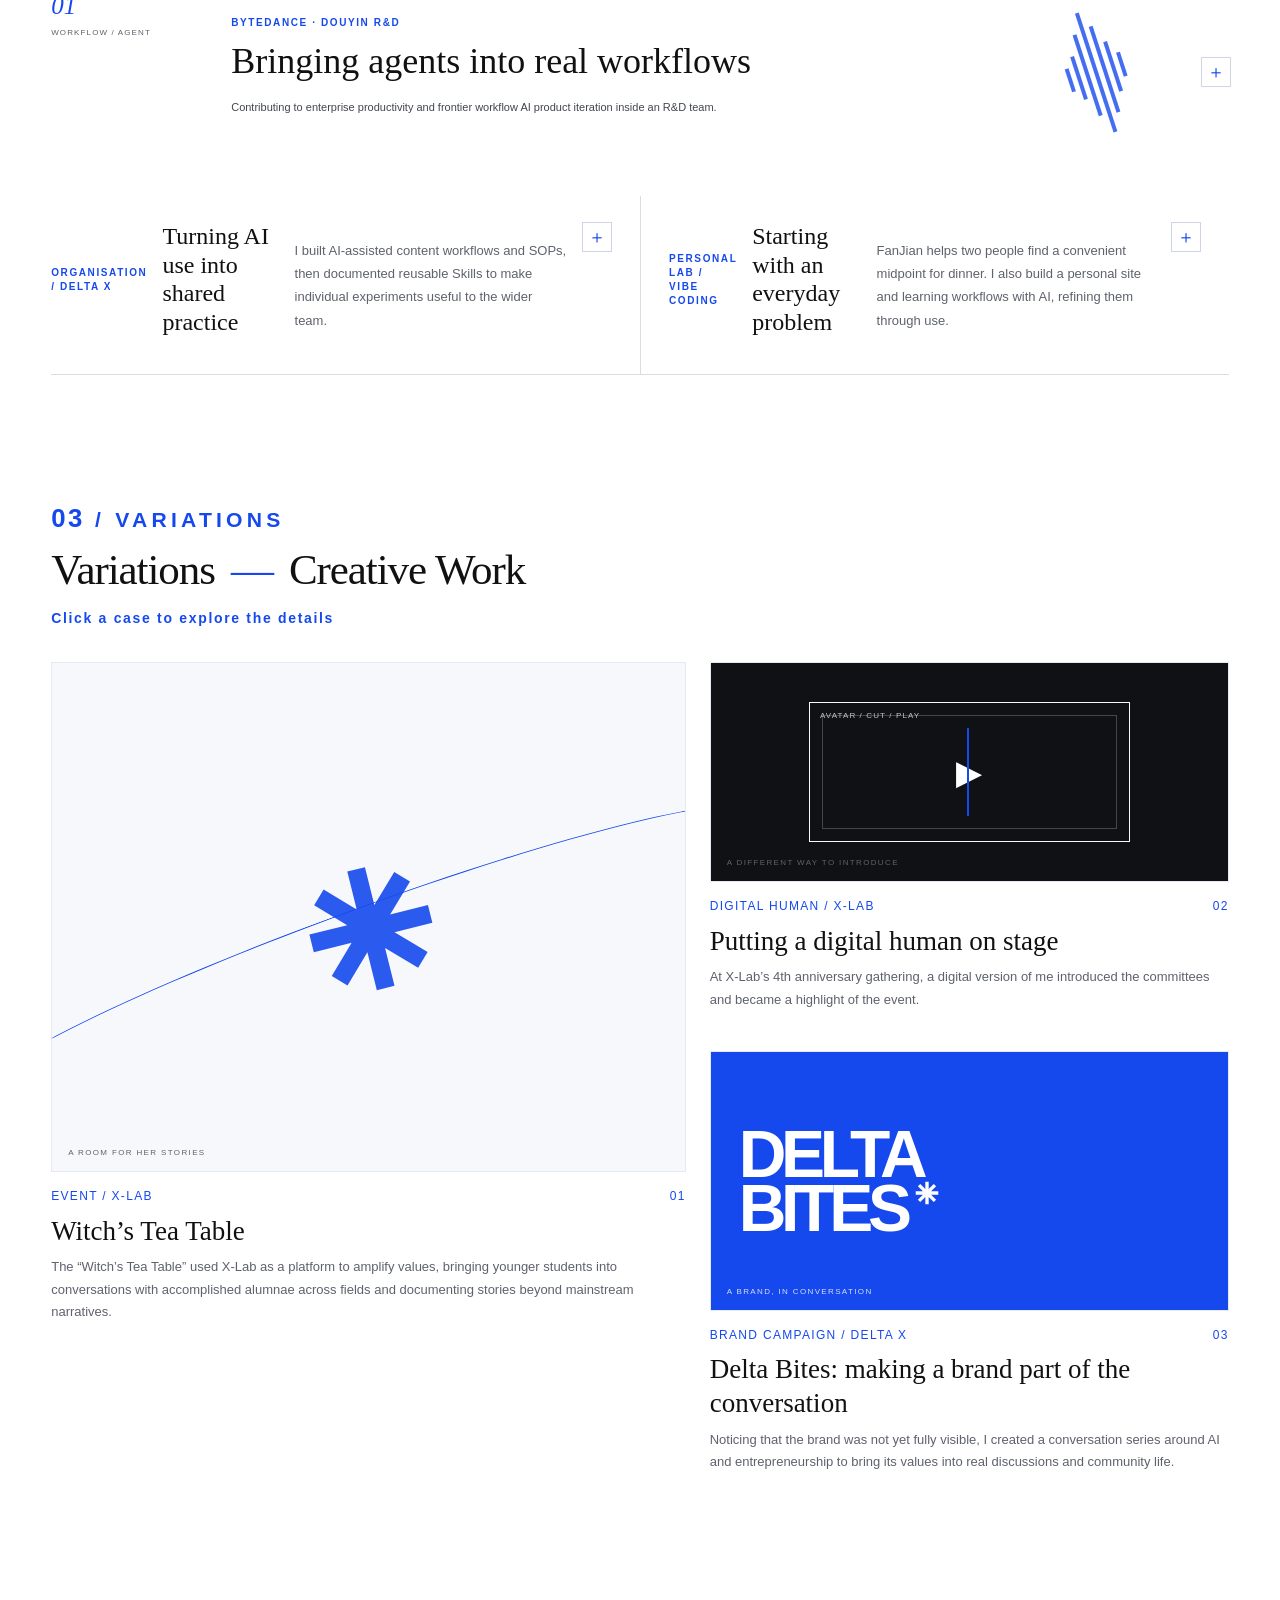
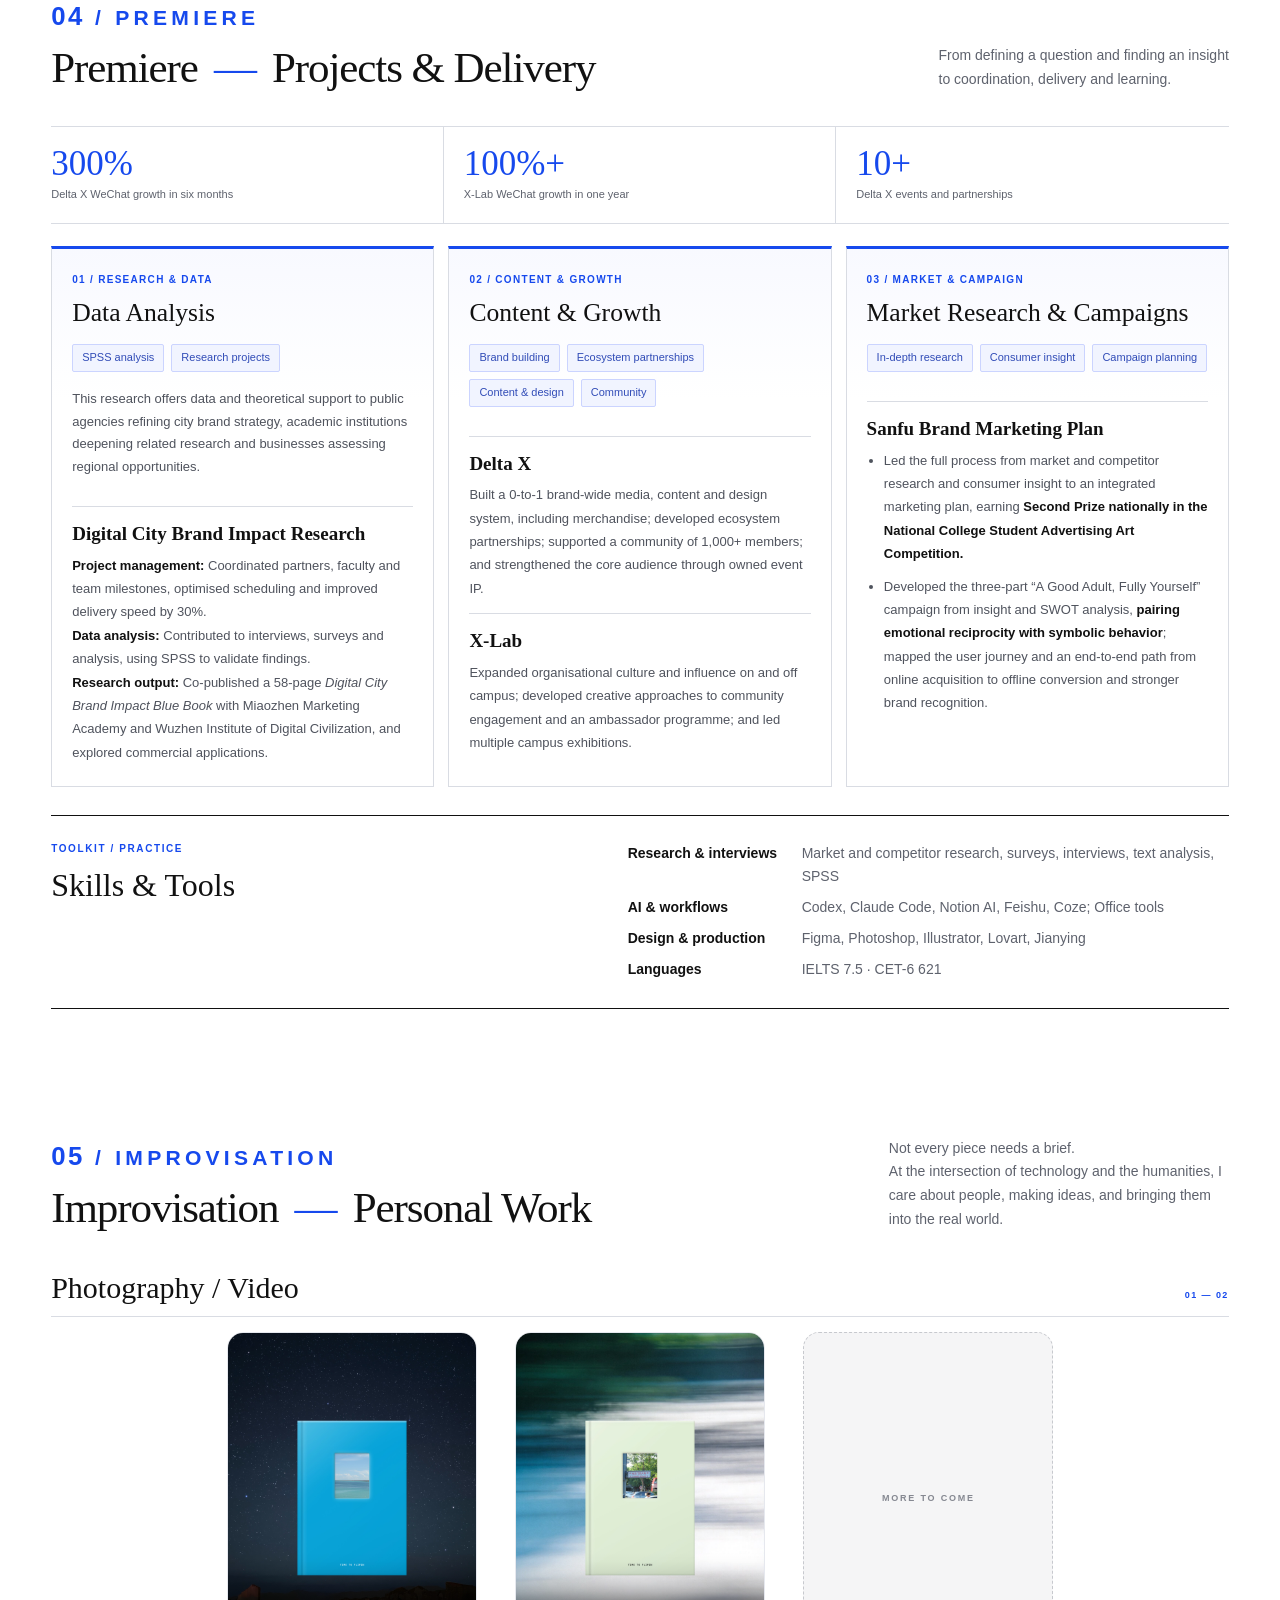
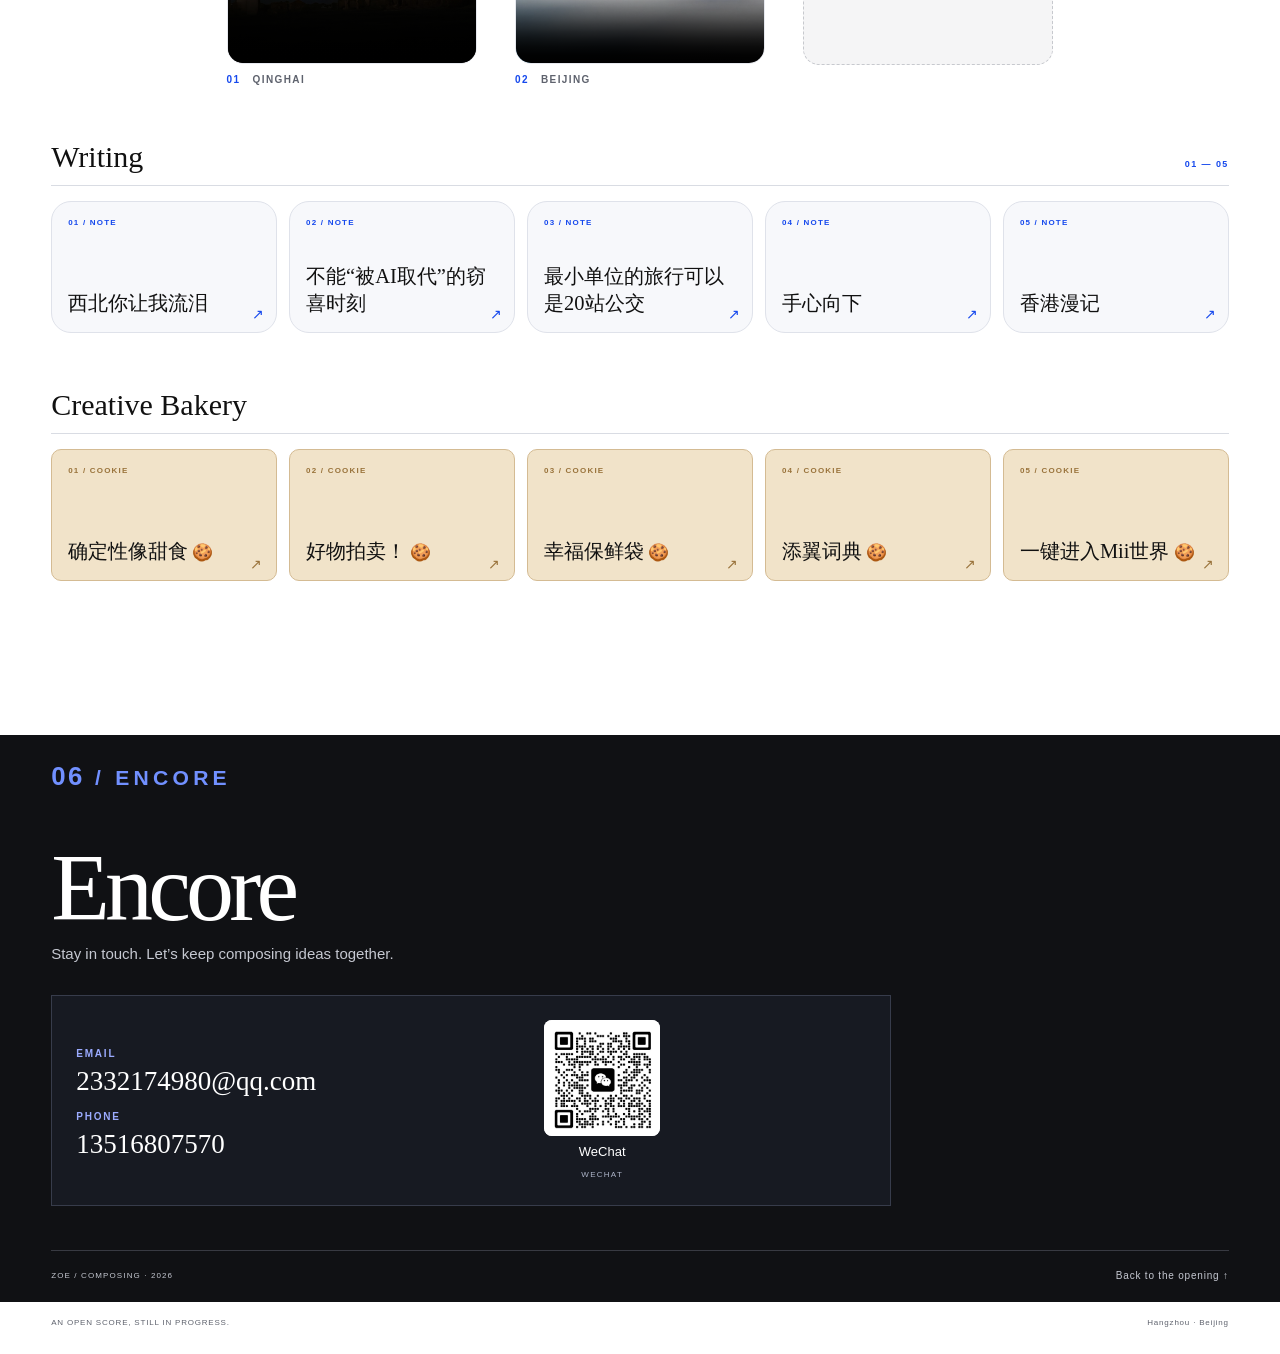
<file: en.html>
<!doctype html>
<html lang="en"><head><meta charset="utf-8"><meta name="viewport" content="width=device-width,initial-scale=1"><meta name="theme-color" content="#fff"><title>zoe/composing</title><meta name="description" content="Zoe's portfolio in AI practice, creative expression and project delivery."><link rel="stylesheet" href="portfolio.css?v=20261103-poster-serif"><script defer src="portfolio.js?v=20261102-encore-qr"></script></head><body><a class="skip-link" href="#main">Skip to content</a>
<header class="site-header"><nav class="main-nav" aria-label="Main navigation"><a href="#suite"><span>Suite</span><small>HIGHLIGHTS</small></a><a href="#concerto"><span>Concerto</span><small>AI PRACTICE</small></a><a href="#variations"><span>Variations</span><small>CREATIVE WORK</small></a><a href="#premiere"><span>Premiere</span><small>PROJECTS</small></a><a href="#improvisation"><span>Improvisation</span><small>PERSONAL WORK</small></a><a href="#encore"><span>Encore</span><small>CONTACT</small></a></nav><div class="header-actions"><a class="language-switch" href="index.html" lang="zh-CN">中</a></div></header>
<main id="main"><section class="hero" aria-labelledby="hero-title"><div class="hero-art"><img src="images/hero.webp" alt="An abstract, blurred runner approaches but has not entered the first of four doorframes with white fluorescent edges and blue lines." fetchpriority="high"><h1 id="hero-title" class="hero-lockup"><span>zoe</span><i>/</i><span>composing</span><small>PERSONAL SCORE</small></h1><a class="suite-entry" href="#suite"><span class="suite-entry-number">01</span><span class="suite-entry-copy"><small>Start here</small><strong>Suite</strong></span><span class="suite-entry-arrow" aria-hidden="true">↓</span></a><a class="door-hotspot door-one" href="#concerto" aria-label="Enter Concerto: AI Practice"><span>02 · Concerto ↗</span></a><a class="door-hotspot door-two" href="#variations" aria-label="Enter Variations: Creative Work"><span>03 · Variations ↗</span></a><a class="door-hotspot door-three" href="#premiere" aria-label="Enter Premiere: Projects"><span>04 · Premiere ↗</span></a><a class="door-hotspot door-four" href="#improvisation" aria-label="Enter Improvisation: Personal Work"><span>05 · Improvisation ↗</span></a></div><div class="scroll-cue"><span class="pulse"></span>Scroll to hear the full suite <span class="cue-line"></span></div></section>

<section class="section" id="suite"><div class="section-head"><div><p class="kicker"><span class="kicker-number">01</span> / SUITE</p><h2>Suite <em>—</em> Selected Movements</h2></div><p class="section-intro">At the intersection of technology and the humanities, I focus on people, making ideas, and bringing them into the real world.</p></div><div class="timeline">
<button class="timeline-item" type="button" data-dialog-open="exp-bytedance"><span class="timeline-no">I</span><span class="timeline-date">2026.08 — 2026.11</span><strong>ByteDance · Douyin</strong><span class="timeline-role">AI Agent Platform Product Intern</span><span class="timeline-arrow">↗</span></button>
<button class="timeline-item" type="button" data-dialog-open="exp-delta"><span class="timeline-no">II</span><span class="timeline-date">2025.12 — 2026.05</span><strong>Delta X</strong><span class="timeline-role">Brand, Content Growth &amp; AI Workflows</span><span class="timeline-arrow">↗</span></button>
<button class="timeline-item" type="button" data-dialog-open="exp-xlab"><span class="timeline-no">III</span><span class="timeline-date">2024.06 — NOW</span><strong>ZJU X-Lab</strong><span class="timeline-role">Brand &amp; Community Leadership</span><span class="timeline-arrow">↗</span></button>
<button class="timeline-item" type="button" data-dialog-open="exp-kazakhstan"><span class="timeline-no">IV</span><span class="timeline-date">2025.09 — 11</span><strong>Kazakhstan Market Research &amp; Present</strong><span class="timeline-role">Taobao Market Research Project</span><span class="timeline-arrow">↗</span></button></div><a class="text-cta" href="#premiere">More projects &amp; complete case studies <span>↘</span></a></section>
<section class="section" id="concerto"><div class="section-head"><div><p class="kicker"><span class="kicker-number">02</span> / CONCERTO</p><h2>Concerto <em>—</em> AI Practice</h2><p class="section-note">Click a case to explore the details</p></div></div>
<details class="practice-feature"><summary><div class="feature-index">01 <span>WORKFLOW / AGENT</span></div><div class="feature-copy"><p class="micro-label">BYTEDANCE · DOUYIN R&amp;D</p><h3>Bringing agents into real workflows</h3><p>Contributing to enterprise productivity and frontier workflow AI product iteration inside an R&amp;D team.</p></div><div class="score-mark" aria-hidden="true"><span></span><span></span><span></span><span></span><span></span><span></span><span></span></div><span class="expand-mark" aria-hidden="true">＋</span></summary><div class="practice-extra"><p class="micro-label">BITS OF KNOW-HOW</p><ul><li>End-to-end delivery determines the impact of AI products for individuals and teams.</li><li>Product iteration should respect user habits, while meaningful innovation can still be disruptive.</li><li>A product’s differentiation often comes down to visibility.</li></ul></div></details>
<div class="concerto-grid"><details class="practice-mini"><summary><p class="micro-label">ORGANISATION / DELTA X</p><h3>Turning AI use into shared practice</h3><p>I built AI-assisted content workflows and SOPs, then documented reusable Skills to make individual experiments useful to the wider team.</p><span class="expand-mark" aria-hidden="true">＋</span></summary><div class="practice-extra"><p class="micro-label">HUMAN IN THE LOOP</p><h4>Visual assets</h4><p>Human idea → Claude / Codex → Figma / Lovart / Canva → human review and publishing</p><h4>Content production</h4><p>Human discussion and outline; set the writing Skill, output and boundaries → AI drafts the outline and copy → human review and publishing</p><p class="practice-insight">Bring creativity and insight to the front end, and judgment and a willingness to challenge to the back end, for stronger collaboration with AI.</p></div></details><details class="practice-mini"><summary><p class="micro-label">PERSONAL LAB / VIBE CODING</p><h3>Starting with an everyday problem</h3><p>FanJian helps two people find a convenient midpoint for dinner. I also build a personal site and learning workflows with AI, refining them through use.</p><span class="expand-mark" aria-hidden="true">＋</span></summary><div class="practice-extra"><h4>FanJian mini program</h4><p>A small tool built in two evenings with vibe coding to help local friends choose where to meet, eat or explore. Currently a test build.</p><div class="fanjian-visuals"><a class="fanjian-poster-link" href="https://zju-xlab.feishu.cn/wiki/NtY9wTOdQiXbFjkREcKchiPKnTd" target="_blank" rel="noopener noreferrer" aria-label="Read the FanJian introduction and demo (opens in a new tab)"><img class="case-poster" src="images/variations/fanjian-poster.png" alt="FanJian mini program poster"></a><a class="fanjian-click-hint" href="https://zju-xlab.feishu.cn/wiki/NtY9wTOdQiXbFjkREcKchiPKnTd" target="_blank" rel="noopener noreferrer"><span class="fanjian-hint-arrow" aria-hidden="true">←</span><span>Open the poster<br>Meet FanJian</span></a></div><h4>Personal Skills and AI tools</h4><p>My English-learning website, a local gazetteer Skill, daily news and technology briefings, and a weekly creative-trends digest.</p></div></details></div></section>
<section class="section" id="variations"><div class="section-head"><div><p class="kicker"><span class="kicker-number">03</span> / VARIATIONS</p><h2>Variations <em>—</em> Creative Work</h2><p class="section-note">Click a case to explore the details</p></div></div><div class="variation-grid">
<article class="variation-card variation-card-large"><button class="variation-open" type="button" data-dialog-open="work-witch" aria-label="Open Witch’s Tea Table case"><span class="variation-art witch-art" aria-hidden="true"><span class="moon-mark"><svg class="score-star" viewBox="0 0 100 100" aria-hidden="true"><path fill="currentColor" d="M43 3h14v30l21-21 10 10-21 21h30v14H67l21 21-10 10-21-21v30H43V67L22 88 12 78l21-21H3V43h30L12 22l10-10 21 21Z"/></svg></span><span class="art-caption">A ROOM FOR HER STORIES</span><div class="orbit-line"></div></span></button><div class="variation-meta"><span>EVENT / X-LAB</span><span>01</span></div><h3>Witch’s Tea Table</h3><p>The “Witch’s Tea Table” used X-Lab as a platform to amplify values, bringing younger students into conversations with accomplished alumnae across fields and documenting stories beyond mainstream narratives.</p></article>
<article class="variation-card"><button class="variation-open" type="button" data-dialog-open="work-digital" aria-label="Open digital human video case"><span class="variation-art digital-art" aria-hidden="true"><span class="screen-frame"><span>AVATAR / CUT / PLAY</span><i>▶</i></span><span class="art-caption">A DIFFERENT WAY TO INTRODUCE</span></span></button><div class="variation-meta"><span>DIGITAL HUMAN / X-LAB</span><span>02</span></div><h3>Putting a digital human on stage</h3><p>At X-Lab’s 4th anniversary gathering, a digital version of me introduced the committees and became a highlight of the event.</p></article>
<article class="variation-card variation-card-wide"><button class="variation-open" type="button" data-dialog-open="work-bites" aria-label="Open Delta Bites case"><span class="variation-art bites-art" aria-hidden="true"><span class="bites-word">DELTA<br>BITES<span><svg class="score-star" viewBox="0 0 100 100" aria-hidden="true"><path fill="currentColor" d="M43 3h14v30l21-21 10 10-21 21h30v14H67l21 21-10 10-21-21v30H43V67L22 88 12 78l21-21H3V43h30L12 22l10-10 21 21Z"/></svg></span></span><span class="art-caption">A BRAND, IN CONVERSATION</span></span></button><div class="variation-meta"><span>BRAND CAMPAIGN / DELTA X</span><span>03</span></div><h3>Delta Bites: making a brand part of the conversation</h3><p>Noticing that the brand was not yet fully visible, I created a conversation series around AI and entrepreneurship to bring its values into real discussions and community life.</p></article>
</div></section>
<section class="section" id="premiere"><div class="section-head"><div><p class="kicker"><span class="kicker-number">04</span> / PREMIERE</p><h2>Premiere <em>—</em> Projects &amp; Delivery</h2></div><p class="section-intro">From defining a question and finding an insight<br>to coordination, delivery and learning.</p></div>
<div class="outcomes"><div><b>300%</b><span>Delta X WeChat growth in six months</span></div><div><b>100%+</b><span>X-Lab WeChat growth in one year</span></div><div><b>10+</b><span>Delta X events and partnerships</span></div></div>
<div class="premiere-grid" tabindex="0" role="region" aria-label="Projects: swipe horizontally to explore">
<article class="premiere-card"><p class="premiere-index">01 / RESEARCH &amp; DATA</p><h3>Data Analysis</h3><div class="capability-tags"><span>SPSS analysis</span><span>Research projects</span></div><p class="premiere-intro">This research offers data and theoretical support to public agencies refining city brand strategy, academic institutions deepening related research and businesses assessing regional opportunities.</p><div class="premiere-project"><h4>Digital City Brand Impact Research</h4><p><b>Project management:</b> Coordinated partners, faculty and team milestones, optimised scheduling and improved delivery speed by 30%.<br><b>Data analysis:</b> Contributed to interviews, surveys and analysis, using SPSS to validate findings.<br><b>Research output:</b> Co-published a 58-page <i>Digital City Brand Impact Blue Book</i> with Miaozhen Marketing Academy and Wuzhen Institute of Digital Civilization, and explored commercial applications.</p></div></article>
<article class="premiere-card"><p class="premiere-index">02 / CONTENT &amp; GROWTH</p><h3>Content &amp; Growth</h3><div class="capability-tags"><span>Brand building</span><span>Ecosystem partnerships</span><span>Content &amp; design</span><span>Community</span></div><div class="premiere-project"><h4>Delta X</h4><p>Built a 0-to-1 brand-wide media, content and design system, including merchandise; developed ecosystem partnerships; supported a community of 1,000+ members; and strengthened the core audience through owned event IP.</p></div><div class="premiere-project"><h4>X-Lab</h4><p>Expanded organisational culture and influence on and off campus; developed creative approaches to community engagement and an ambassador programme; and led multiple campus exhibitions.</p></div></article>
<article class="premiere-card"><p class="premiere-index">03 / MARKET &amp; CAMPAIGN</p><h3>Market Research &amp; Campaigns</h3><div class="capability-tags"><span>In-depth research</span><span>Consumer insight</span><span>Campaign planning</span></div><div class="premiere-project"><h4>Sanfu Brand Marketing Plan</h4><ul><li>Led the full process from market and competitor research and consumer insight to an integrated marketing plan, earning <strong>Second Prize nationally in the National College Student Advertising Art Competition.</strong></li><li>Developed the three-part “A Good Adult, Fully Yourself” campaign from insight and SWOT analysis, <strong>pairing emotional reciprocity with symbolic behavior</strong>; mapped the user journey and an end-to-end path from online acquisition to offline conversion and stronger brand recognition.</li></ul></div></article>
</div>
<div class="toolkit"><div><p class="micro-label">TOOLKIT / PRACTICE</p><h3>Skills &amp; Tools</h3></div><div class="toolkit-list"><p><b>Research &amp; interviews</b><span>Market and competitor research, surveys, interviews, text analysis, SPSS</span></p><p><b>AI &amp; workflows</b><span>Codex, Claude Code, Notion AI, Feishu, Coze; Office tools</span></p><p><b>Design &amp; production</b><span>Figma, Photoshop, Illustrator, Lovart, Jianying</span></p><p><b>Languages</b><span>IELTS 7.5 · CET-6 621</span></p></div></div></section>
<section class="section" id="improvisation"><div class="section-head"><div><p class="kicker"><span class="kicker-number">05</span> / IMPROVISATION</p><h2>Improvisation <em>—</em> Personal Work</h2></div><p class="section-intro">Not every piece needs a brief.<br>At the intersection of technology and the humanities, I care about people, making ideas, and bringing them into the real world.</p></div><div class="improv-subhead"><h3>Photography / Video</h3><span>01 — 02</span></div><div class="video-score"><figure class="video-piece"><div class="video-frame"><video controls playsinline preload="metadata" poster="images/improvisation/cover-1.jpg" aria-label="Photography collection 1" title="Photography collection 1"><source src="images/improvisation/摄影集1.mp4" type="video/mp4"></video></div><figcaption><span>01</span> QINGHAI</figcaption></figure><figure class="video-piece"><div class="video-frame"><video controls playsinline preload="metadata" poster="images/improvisation/cover-2.jpg" aria-label="Photography collection 2" title="Photography collection 2"><source src="images/improvisation/摄影集2.mp4" type="video/mp4"></video></div><figcaption><span>02</span> BEIJING</figcaption></figure><figure class="video-piece video-coming"><div class="video-frame video-placeholder" role="img" aria-label="More to come"><span>MORE TO COME</span></div></figure></div><div class="improv-subhead writing-subhead"><h3>Writing</h3><span>01 — 05</span></div><div class="improv-tiles writing-tiles"><button class="improv-tile writing-tile" type="button" data-card-open="writing-1" aria-haspopup="dialog"><span class="tile-index">01 / NOTE</span><span class="tile-title">西北你让我流泪</span><span class="tile-arrow" aria-hidden="true">↗</span></button><button class="improv-tile writing-tile" type="button" data-card-open="writing-2" aria-haspopup="dialog"><span class="tile-index">02 / NOTE</span><span class="tile-title">不能“被AI取代”的窃喜时刻</span><span class="tile-arrow" aria-hidden="true">↗</span></button><button class="improv-tile writing-tile" type="button" data-card-open="writing-3" aria-haspopup="dialog"><span class="tile-index">03 / NOTE</span><span class="tile-title">最小单位的旅行可以是20站公交</span><span class="tile-arrow" aria-hidden="true">↗</span></button><button class="improv-tile writing-tile" type="button" data-card-open="writing-4" aria-haspopup="dialog"><span class="tile-index">04 / NOTE</span><span class="tile-title">手心向下</span><span class="tile-arrow" aria-hidden="true">↗</span></button><button class="improv-tile writing-tile" type="button" data-card-open="writing-5" aria-haspopup="dialog"><span class="tile-index">05 / NOTE</span><span class="tile-title">香港漫记</span><span class="tile-arrow" aria-hidden="true">↗</span></button></div><div class="bakery-strip"><div class="bakery-heading"><div><h3>Creative Bakery</h3></div></div><div class="improv-tiles bakery-tiles"><button class="improv-tile bakery-tile" type="button" data-card-open="bakery-1" aria-haspopup="dialog"><span class="tile-index">01 / COOKIE</span><span class="tile-title">确定性像甜食</span><span class="tile-arrow" aria-hidden="true">↗</span></button><button class="improv-tile bakery-tile" type="button" data-card-open="bakery-2" aria-haspopup="dialog"><span class="tile-index">02 / COOKIE</span><span class="tile-title">好物拍卖！</span><span class="tile-arrow" aria-hidden="true">↗</span></button><button class="improv-tile bakery-tile" type="button" data-card-open="bakery-3" aria-haspopup="dialog"><span class="tile-index">03 / COOKIE</span><span class="tile-title">幸福保鲜袋</span><span class="tile-arrow" aria-hidden="true">↗</span></button><button class="improv-tile bakery-tile" type="button" data-card-open="bakery-4" aria-haspopup="dialog"><span class="tile-index">04 / COOKIE</span><span class="tile-title">添翼词典</span><span class="tile-arrow" aria-hidden="true">↗</span></button><button class="improv-tile bakery-tile" type="button" data-card-open="bakery-5" aria-haspopup="dialog"><span class="tile-index">05 / COOKIE</span><span class="tile-title">一键进入Mii世界</span><span class="tile-arrow" aria-hidden="true">↗</span></button></div></div></section>
<section class="encore-section" id="encore"><div class="encore-top"><p class="kicker"><span class="kicker-number">06</span> / ENCORE</p></div><div class="encore-main"><h2>Encore</h2><p>Stay in touch. Let’s keep composing ideas together.</p><div class="contact-grid"><div class="contact-details"><span class="contact-label">EMAIL</span><a href="mailto:2332174980@qq.com">2332174980@qq.com</a><span class="contact-label">PHONE</span><a class="contact-phone" href="tel:13516807570">13516807570</a></div><div class="qr-card"><img class="qr-image" src="images/contact/wechat-qr.jpg" alt="WeChat QR code" loading="lazy"><span>WeChat</span><small>WECHAT</small></div></div></div><div class="encore-bottom"><span>ZOE / COMPOSING · 2026</span><a href="#">Back to the opening ↑</a></div></section>
</main><div class="dialog-layer">
<dialog class="info-dialog" id="exp-bytedance"><div class="dialog-head"><div><p>EXPERIENCE / 01</p><h2>ByteDance · Douyin</h2></div><button class="dialog-close" type="button" aria-label="Close">×</button></div><div class="dialog-body"><p class="dialog-role">AI Agent Platform Product Intern · Aug–Nov 2026</p><p>Working on an internal AI Agent platform in Douyin’s R&amp;D organisation, exploring collaboration around task context, workflows and team knowledge.</p><h3>What I worked on</h3><ul><li>Built a user segmentation and lifecycle framework from behavioral data. During the tracking period, weekly churn fell by one third and reactivation among churned users rose by about 20%.</li><li>Independently conducted in-depth interviews on the product and comparable tools, surfacing pain points around notification overload, Agent loop stability and cross-task context.</li><li>Designed product growth initiatives through scenario-led examples, high-frequency templates and user practices; template coverage rose 20% and weekly retention increased 30%+.</li></ul></div></dialog>
<dialog class="info-dialog" id="exp-delta"><div class="dialog-head"><div><p>EXPERIENCE / 02</p><h2>Delta X</h2></div><button class="dialog-close" type="button" aria-label="Close">×</button></div><div class="dialog-body"><p class="dialog-role">Startup incubator · Dec 2025–May 2026</p><p>Delta X supports original innovation by young people in China and early PMF discovery, with a focus on applied AI. As Brand &amp; Growth Lead, I owned brand strategy, content systems and audience growth.</p><h3>What I worked on</h3><ul><li><b>AI-assisted content operations:</b> Combined Claude Code and Codex with Lovart and Figma; created reusable writing Skills and 5+ SOPs across events, communities and editorial programs, raising team content output efficiency by about 40%.</li><li><b>Brand IP and partnerships:</b> Launched Delta Bites, a conversation series on AI agents, AI startups and innovation. Co-produced 10+ events with Douyin, ZhenFund, MiraclePlus and Datawhale.</li><li><b>Content growth:</b> Built WeChat and Xiaohongshu channels. WeChat followers grew 300% in six months; 10+ vertical communities reached 1,000+ founders, investors and developers.</li></ul></div></dialog>
<dialog class="info-dialog" id="exp-xlab"><div class="dialog-head"><div><p>EXPERIENCE / 03</p><h2>ZJU X-Lab</h2></div><button class="dialog-close" type="button" aria-label="Close">×</button></div><div class="dialog-body"><p class="dialog-role">Brand and organisation leadership · Jun 2024–present</p><p>ZJU X-Lab is Zhejiang University’s university-level innovation and entrepreneurship platform. As Brand Lead, I built its content system, partnerships and student team.</p><h3>Brand building</h3><ul><li>Reframed the lab’s communications and built website and WeChat content systems; WeChat followers grew over 100% in one year, with dozens of original and high-performing articles.</li><li>Created a “2+4” editorial program based on audience needs and the lab’s strengths. My article was published on the Frontline platform.</li></ul><h3>Programs and leadership</h3><ul><li>Led 10+ exhibitions, university-industry partnerships, Women’s Day programs and interdisciplinary bootcamps, reaching 10,000+ attendances.</li><li>Led a team of 100+ students, built mentorship practices and a core PR team, and documented 50+ collaboration resources.</li></ul></div></dialog>
<dialog class="info-dialog" id="exp-kazakhstan"><div class="dialog-head"><div><p>EXPERIENCE / 04</p><h2>Kazakhstan Market Research &amp; Present</h2></div><button class="dialog-close" type="button" aria-label="Close">×</button></div><div class="dialog-body"><p class="dialog-role">Taobao market entry plan · Sep–Nov 2025</p><p>Researched Kazakhstan’s e-commerce market, consumer behavior, social platforms and creators to inform Taobao’s market entry and marketing plan.</p><h3>Deliverables</h3><ul><li>Market and consumer research across the economy, e-commerce and shopping behaviors, delivered as a 58-page report.</li><li>Social landscape analysis of Instagram and TikTok, a creator evaluation framework and a shortlist of 100+ high-potential KOL/KOC accounts.</li><li>Full-funnel growth strategy spanning acquisition, conversion and retention, with creator, seasonal and event marketing and tiered creator partnerships.</li></ul></div></dialog>
<dialog class="info-dialog" id="work-witch"><div class="dialog-head"><div><p>CREATIVE CASE / 01 · X-LAB</p><h2>Witch’s Tea Table</h2></div><button class="dialog-close" type="button" aria-label="Close">×</button></div><div class="dialog-body"><img class="case-cover" src="images/variations/witch-cover.png" alt="Witch’s Tea Table event cover"><p>Women’s stories have long mattered to me. In March 2025, I started a small International Women’s Day project using books, handwritten letters and postcard exchanges to share feminist perspectives.</p><p>Realising the limits of an individual effort, I brought the project to X-Lab in 2026 and invited younger students to speak with accomplished alumnae from many fields. The conversations explored a wide range of life questions and made space for stories beyond male-centered and mainstream narratives. The final work reached audiences beyond the original community.</p><p>More than the event itself, I value that it turned a personal concern into action and gave me a wider platform to move toward the change I hope to see.</p><p><a class="inline-link" href="https://mp.weixin.qq.com/s/eCism3tfy1Ztk7DcNquB4w" target="_blank" rel="noopener">Read the event recap ↗</a></p></div></dialog>
<dialog class="info-dialog" id="work-digital"><div class="dialog-head"><div><p>CREATIVE CASE / 02 · X-LAB</p><h2>Putting a digital human on stage</h2></div><button class="dialog-close" type="button" aria-label="Close">×</button></div><div class="dialog-body"><video class="case-video" controls playsinline preload="metadata" poster="images/variations/digital-human-cover.jpg"><source src="images/variations/digital-human.mp4" type="video/mp4">Your browser does not support video playback.</video><p>I enjoy exploring different forms of expression, including video. A digital human made a usually dry committee introduction more engaging, with sound effects and animation sustaining audience interest. Its expressive range can exceed everyday human performance, though it is also harder to control, so for now I treat it as an experiment in entertainment.</p></div></dialog>
<dialog class="info-dialog" id="work-bites"><div class="dialog-head"><div><p>CREATIVE CASE / 03 · DELTA X</p><h2>Delta Bites: Bringing the brand to life through conversation</h2></div><button class="dialog-close" type="button" aria-label="Close">×</button></div><div class="dialog-body"><img class="case-cover" src="images/variations/delta-bites-cover.png" alt="Delta Bites event visual cover"><p>There is plenty of discussion about tools, while the application layer changes rapidly. We wanted to explore what can last through cycles, and how people can find their footing in the current.</p><p>We also saw that the brand relied heavily on external partnerships for reach and had limited recognition of its own. We started bringing together people who were making things and named the series “Delta Bites” — Delta X’s own IP.</p><p>Our conversations explore people-centered themes: how higher education shapes people and their growth, interaction between people and agents, product design, and startup ecosystems in Silicon Valley and China.</p><p>As a core initiator, I coordinated planning, promotion, guest outreach, community and on-site execution, and established the series’ brand guidelines.</p><p>Selected episodes:</p><p><a class="inline-link" href="https://mp.weixin.qq.com/s/dFhjvTXKNXHSsbANmIZtbw" target="_blank" rel="noopener">Episode highlight 1 ↗</a> <a class="inline-link" href="https://mp.weixin.qq.com/s/AZipOYZiybHIOFI0wAgfJw" target="_blank" rel="noopener">Episode highlight 2 ↗</a></p></div></dialog><dialog class="info-dialog writing-dialog" id="writing-1" data-card-group="writing" data-card-index="1"><div class="dialog-head"><div><p>WRITING / PERSONAL NOTES</p><h2>西北你让我流泪</h2></div><button class="dialog-close" type="button" aria-label="关闭">×</button></div><div class="writing-cover"><img src="images/writing/cover-1.jpeg" alt="Writing cover 1" loading="lazy"></div><div class="dialog-body card-body"><p>西北或者只说青海，把我变成“感性”的人。</p><p>其实那边风大，沙大，加上我不爱戴墨镜，让双眼承受了太多，而面对种种景致又要尽可能地睁大眼睛。</p><p>到了后面几天，风一刮我就会开始流泪，沙子进眼睛了，也会。</p><p>还有些时候其实无关风沙，只是面对这些从未见过的地形地貌，面对远远超出人类想象的宏大，忽然就泪水盈眶。</p><p>奇崛的地貌在脚下展开，日夜间眼前的景色交替着变：黑色的火山岩与粗粝的沙土竟能画出江南样的水墨画。劲风掀起尘暴的瞬间美得像武侠片；</p><p>雪山融水改道，荒漠的雅丹地貌自此注入水流与生命。走在大土堆之间，等到日落与粉黛晚霞缓缓降临；</p><p>夜里行至无光区，万里银河就这样横亘于前，浩瀚星空像球幕一样包裹着地面。</p><p>而在此之前，我们对头顶的星空、远处的山峦、脚下的沙土毫无察觉。</p></div><div class="card-nav" aria-label="Card navigation"><button type="button" data-card-prev aria-label="Previous card">‹</button><button type="button" data-card-next aria-label="Next card">›</button></div></dialog><dialog class="info-dialog writing-dialog" id="writing-2" data-card-group="writing" data-card-index="2"><div class="dialog-head"><div><p>WRITING / PERSONAL NOTES</p><h2>不能“被AI取代”的窃喜时刻</h2></div><button class="dialog-close" type="button" aria-label="关闭">×</button></div><div class="writing-cover writing-cover-full"><img src="images/writing/cover-2.jpeg" alt="Writing cover 2" loading="lazy"></div><div class="dialog-body card-body"><p>我视“不能被AI取代”为一句颇高的赞美，尽管它往往是友人对我荒谬言行的评价。近来AI无孔不入地深入我们的生活，看到一篇文章我第一反应往往是“它是不是AI写的？”，继而又觉得质疑本身就是对作者的冒犯。只是我有时候忍不住会想，我们人为什么还要写作？</p><p>昨天在Notion调教了一个agent，可以将我只言片语的灵感和点子，转化、润色成连贯的文段。就在刚才它输出了一则非常优美、切实生动的文字，还补上了栩栩如生的细节，那一刻我就在想：那我还写什么？</p><p>最近又在看加缪的散文和随笔，即便是翻译的作品，文笔也非常优美自然，简洁又恰如其分，勾勒出我脑海里的千头万绪。</p><p>我想到，所有伟大的文学作品显然已经把人类的情感都表达了一遍。我们生命中可能经历的任何悲欢离合、任何曲折坎坷，它们甚至表达得比我们所感受到的更为精准，或者更具戏剧性。我又在想，那我还写什么？</p><p>近来用Typeless打字，它可以把我断断续续的语音输入，整合成条理结构非常清晰的分点段落。我又想，那我还写什么？</p><p>后来我想，也许我所能做的，就是固执地用粗粝、原生的语言去表达当下所思所想，我当下的存在。即使它是已经被书写过一百万次的历史，对于我和我所表达的对象来说，它依然是新的。</p><p>AI能写出非常漂亮的文字，但是有的时候人的表达不需要那么漂亮。一个偶得的灵感比漂亮的成文段落更加珍贵。看伟大的文学作品，是为了帮助我更好地表达我私人化的情感。Typeless能够帮助我们在商业化的场景下更高效地输出和交流，但它难以承载强烈的情感或是言语之下的深意。屏幕对面发来的一串爽朗的笑声，或是急促的诉说，远比最精妙的文字有力。</p><p>常拥有“不会被AI取代”的主体性，以及对当下、对自己的珍重，才能不以“二元替代”的关系与技术共存。技术能够让我们更高效地触达彼此，将我们所不擅长的变得更加擅长，这也就足够了。剩下的，就交还给我们自己吧。</p></div><div class="card-nav" aria-label="Card navigation"><button type="button" data-card-prev aria-label="Previous card">‹</button><button type="button" data-card-next aria-label="Next card">›</button></div></dialog><dialog class="info-dialog writing-dialog" id="writing-3" data-card-group="writing" data-card-index="3"><div class="dialog-head"><div><p>WRITING / PERSONAL NOTES</p><h2>最小单位的旅行可以是20站公交</h2></div><button class="dialog-close" type="button" aria-label="关闭">×</button></div><div class="writing-cover"><img src="images/writing/cover-3.jpeg" alt="Writing cover 3" loading="lazy"></div><div class="dialog-body card-body"><p>本想用骰子决定我的目的地，登上最先来的一辆公交，投到几就坐几站，下车，换乘下一班，这样一直漂浮到未知。但每次最多6站，不足以驶出很远，索性坐上一班车直坐到终点。</p><p>公交车的旅行与地铁不同，地铁在转瞬间穿梭过深层的地面，轰隆作响后你像地鼠一样刷新在新的地标；公交车则带着你摇摇摆摆，经由熟悉的街道熟悉的人们逐渐走远。</p><p>在车上，眼睛快速地印刷着面前的街景，我费力地读出经过的每一家店名，“坚美材料”是“坚持追求完美”的缩写，有的字样歪歪扭扭像拉花的作品；清空了大脑，不再关注自己，看着路上的每一个人行走在自己的世界里，交谈，疾驰，奔涌。所有的世界在车窗外发生，我看见了一切，但没有在脑海里留下深刻的印象。这样和世界浅浅地交手也好，没有更深的羁绊，但我与一切都有一面之缘。</p><p>75路的终点站是半山，我从未抵达在这里。一切陌生又有些熟悉，吃一碗哪里都差不多的老底子大排面，攀登一座竟跟宝石山也有些相似的山。</p><p>站在最高的观景台，让一阵阵风把所有的汗都吹干，困扰纠缠自己的琐事随风散去。当无数高楼大厦都化作积木般的微型景观，我的事对宇宙来说又到底有多重要。</p><p>没有多重要。我的事，在此刻，都没有追逐眼前的这只黄色蝴蝶重要。我与一只鲜活的生命差点撞了个满怀，我试图用镜头捕捉它飞行的踪影，却只得到一抹金黄。</p><p>我的生命也可能是一朵云，一只叮当响或者哑然无声的风铃，一阵飞扬的尘土，一片“被光选中”的金色梧桐叶，一簇绿枝，一只飞翔绿野仙踪的蝴蝶。可能是沉默的注视者，可能结伴而行，也可能独自上路、独自栖息。</p><p>我曾以为旅行一定要做好精确到时间表的攻略，要对着清单仔仔细细地检查，要准备好一切必须的用品、药品。我曾以为旅行一定要出发到很远很远，一个崭新的城市，崭新的地标，崭新的人们和文化。</p><p>原来最小单位的旅行可以是20站公交。</p><p>20站公交，一个无事的下午，我去了一个生活20年的城市中从未踏足的地方，爬了一座山。它足够高，足够远，让我听完了很多首歌，想通了一点事。它也足够近，足够熟悉，够我半天来回，换回来一个全新的自己。</p></div><div class="card-nav" aria-label="Card navigation"><button type="button" data-card-prev aria-label="Previous card">‹</button><button type="button" data-card-next aria-label="Next card">›</button></div></dialog><dialog class="info-dialog writing-dialog" id="writing-4" data-card-group="writing" data-card-index="4"><div class="dialog-head"><div><p>WRITING / PERSONAL NOTES</p><h2>手心向下</h2></div><button class="dialog-close" type="button" aria-label="关闭">×</button></div><div class="writing-cover"><img src="images/writing/cover-4.jpeg" alt="Writing cover 4" loading="lazy"></div><div class="dialog-body card-body"><p>习惯性自我归因，习惯性站在第二线，习惯性把部分错误归咎于性别，习惯性只是暗自忿忿——我以前会，现在时而也会这样，也许我们都或多或少有过这些时刻。</p><p>不要再等待别人给我们什么。</p><p>手心向上是索取和等待；</p><p>手心向下，世界都在我们手掌之中。</p></div><div class="card-nav" aria-label="Card navigation"><button type="button" data-card-prev aria-label="Previous card">‹</button><button type="button" data-card-next aria-label="Next card">›</button></div></dialog><dialog class="info-dialog writing-dialog" id="writing-5" data-card-group="writing" data-card-index="5"><div class="dialog-head"><div><p>WRITING / PERSONAL NOTES</p><h2>香港漫记</h2></div><button class="dialog-close" type="button" aria-label="关闭">×</button></div><div class="writing-cover"><img src="images/writing/cover-5.jpeg" alt="Writing cover 5" loading="lazy"></div><div class="dialog-body card-body"><p>不必说第一天晚饭就只好吃肯德基的狼狈，每天两万步打底的疲惫，反复被高德误导的不堪，行李箱把手双双折断的惨状，就是那去了广深港三地都没吃上的菠萝包，就足以让一个月后的我依然垂涎欲滴。</p><p>从旺角东到尖沙咀，从铜锣湾到中环，香港好似一阵将落未落的雨，数个狭小恰能回身的转角，一碗各色蔬菜杂糅的沙拉，得了一场在现代里寻古、在中古里寻新的流感，留下了理不完的刚开了头就要翻篇的极繁主义相册。</p></div><div class="card-nav" aria-label="Card navigation"><button type="button" data-card-prev aria-label="Previous card">‹</button><button type="button" data-card-next aria-label="Next card">›</button></div></dialog><dialog class="info-dialog writing-dialog bakery-dialog" id="bakery-1" data-card-group="bakery" data-card-index="1"><div class="dialog-head"><div><p>CREATIVE BAKERY / COOKIE PAPER</p><h2>确定性像甜食</h2></div><button class="dialog-close" type="button" aria-label="关闭">×</button></div><div class="dialog-body card-body"><p>原本在两次旅行中都发现，洗完澡放着洞洞鞋，晾一晚上肯定干不了；今天早上出寝室，晚上回来发现吹了一天空调鞋子竟然干了。</p><p>晚上在整合稿子时，有一句话是“（比赛是一个长期积累的过程），关乎过去的经验，关于当下的判断，...”我想了好久这两句话连着想表达什么，是指过去的经验和当下的判断会冲突，还是循序渐进，还是并列关系。最后我想，也许他们想写的是过去能影响现在，但当下仍然有很多不确定性需要反复确认。</p><p>确定性真的是一种像甜食一样的东西，得到轻易，满足轻易。“与不确定性共舞”，但实际上并不是这么轻飘飘甚至美化了的样子，事实上是与“不确定性”与生活厮杀的过程，你要把厌恶风险厌恶肯定的自己杀死，重塑一具血肉。</p></div><div class="card-nav" aria-label="Card navigation"><button type="button" data-card-prev aria-label="Previous card">‹</button><button type="button" data-card-next aria-label="Next card">›</button></div></dialog><dialog class="info-dialog writing-dialog bakery-dialog" id="bakery-2" data-card-group="bakery" data-card-index="2"><div class="dialog-head"><div><p>CREATIVE BAKERY / COOKIE PAPER</p><h2>好物拍卖！</h2></div><button class="dialog-close" type="button" aria-label="关闭">×</button></div><div class="dialog-body card-body"><img class="bakery-image" src="images/improvisation/烘焙店2.jpg" alt="好物拍卖！"></div><div class="card-nav" aria-label="Card navigation"><button type="button" data-card-prev aria-label="Previous card">‹</button><button type="button" data-card-next aria-label="Next card">›</button></div></dialog><dialog class="info-dialog writing-dialog bakery-dialog" id="bakery-3" data-card-group="bakery" data-card-index="3"><div class="dialog-head"><div><p>CREATIVE BAKERY / COOKIE PAPER</p><h2>幸福保鲜袋</h2></div><button class="dialog-close" type="button" aria-label="关闭">×</button></div><div class="dialog-body card-body"><img class="bakery-image" src="images/improvisation/烘焙店3.jpg" alt="幸福保鲜袋"></div><div class="card-nav" aria-label="Card navigation"><button type="button" data-card-prev aria-label="Previous card">‹</button><button type="button" data-card-next aria-label="Next card">›</button></div></dialog><dialog class="info-dialog writing-dialog bakery-dialog" id="bakery-4" data-card-group="bakery" data-card-index="4"><div class="dialog-head"><div><p>CREATIVE BAKERY / COOKIE PAPER</p><h2>添翼词典</h2></div><button class="dialog-close" type="button" aria-label="关闭">×</button></div><div class="dialog-body card-body"><img class="bakery-image" src="images/improvisation/烘焙店4.jpg" alt="添翼词典"></div><div class="card-nav" aria-label="Card navigation"><button type="button" data-card-prev aria-label="Previous card">‹</button><button type="button" data-card-next aria-label="Next card">›</button></div></dialog><dialog class="info-dialog writing-dialog bakery-dialog" id="bakery-5" data-card-group="bakery" data-card-index="5"><div class="dialog-head"><div><p>CREATIVE BAKERY / COOKIE PAPER</p><h2>一键进入Mii世界</h2></div><button class="dialog-close" type="button" aria-label="关闭">×</button></div><div class="dialog-body card-body"><img class="bakery-image" src="images/improvisation/烘焙店5.jpg" alt="一键进入Mii世界"></div><div class="card-nav" aria-label="Card navigation"><button type="button" data-card-prev aria-label="Previous card">‹</button><button type="button" data-card-next aria-label="Next card">›</button></div></dialog></div><footer class="site-footer"><span>AN OPEN SCORE, STILL IN PROGRESS.</span><span>Hangzhou · Beijing</span></footer></body></html>
</file>
<file: portfolio.css>
:root{--paper:#fff;--ink:#111;--blue:#1649ed;--muted:#5e626d;--line:#d9dce3;--soft:#f2f5ff;--serif:Georgia,"Times New Roman","Songti SC",serif;--sans:Inter,-apple-system,BlinkMacSystemFont,"Segoe UI","PingFang SC","Microsoft YaHei",sans-serif;scroll-behavior:smooth;scroll-padding-top:100px}
*{box-sizing:border-box}
body{margin:0;background:var(--paper);color:var(--ink);font:15px/1.7 var(--sans);-webkit-font-smoothing:antialiased}
a{color:inherit;text-decoration:none}
a:hover{color:var(--blue)}
a:focus-visible,summary:focus-visible{outline:2px solid var(--blue);outline-offset:5px}
.skip-link{position:fixed;z-index:50;top:12px;left:12px;padding:8px 12px;background:var(--blue);color:white;transform:translateY(-150%)}
.skip-link:focus{transform:none;color:white}
.site-header{max-width:1500px;margin:auto;padding:19px clamp(20px,4vw,64px);display:grid;grid-template-columns:auto 1fr auto;align-items:center;gap:28px;border-bottom:1px solid var(--line)}
.main-nav{display:flex;justify-content:center;gap:clamp(12px,1.8vw,28px)}
.main-nav a{display:flex;align-items:baseline;gap:6px;font-size:12px}
.main-nav small{font-size:8px;letter-spacing:.1em;color:var(--muted)}
.header-actions{display:flex;align-items:center;gap:14px;font-size:12px}
.language-switch{border:1px solid var(--line);padding:3px 8px}
main{max-width:1500px;margin:0 auto;padding:0 clamp(20px,4vw,64px)}
.hero{padding-top:16px}
.hero-art{position:relative;overflow:hidden;background:#fff;border:1px solid #eceef2}
.hero-art>img{display:block;width:100%;height:auto;aspect-ratio:16/9;object-fit:cover}
.door-hotspot{position:absolute;top:5%;bottom:8%;display:flex;justify-content:center;align-items:flex-start;padding-top:7%;border:1px solid transparent;transition:border-color .18s ease,background-color .18s ease}
.door-hotspot span{opacity:0;transform:translateY(6px);padding:5px 8px;background:var(--blue);color:#fff;font-size:10px;letter-spacing:.08em;transition:opacity .18s ease,transform .18s ease}
.door-hotspot:hover,.door-hotspot:focus-visible{border-color:var(--blue);background:rgba(22,73,237,.06);color:#fff}
.door-hotspot:hover span,.door-hotspot:focus-visible span{opacity:1;transform:translateY(0)}
.door-one{left:14%;width:23%}
.door-two{left:42%;width:19%}
.door-three{left:62%;width:19%}
.door-four{left:81%;width:17%}
.scroll-cue{display:flex;align-items:center;gap:10px;padding:14px 2px;color:var(--muted);font-size:10px;letter-spacing:.08em}
.pulse{width:7px;height:7px;background:var(--blue);border-radius:50%;box-shadow:0 0 0 4px rgba(22,73,237,.12)}
.cue-line{height:1px;width:64px;background:var(--blue);transform-origin:left;animation:cue 2.8s ease-in-out infinite}
@keyframes cue{
0%,100%{transform:scaleX(.35)}
50%{transform:scaleX(1)}}
.section{padding:clamp(74px,10vw,142px) 0 0}
.section-head{display:flex;justify-content:space-between;align-items:end;gap:24px;margin-bottom:34px}
.kicker,.micro-label{font-size:9px;line-height:1.4;letter-spacing:.16em;color:var(--blue);font-weight:700;margin:0 0 10px}
.section-head h2{font:400 clamp(31px,4vw,48px)/1.12 var(--serif);letter-spacing:-.025em;margin:0}
.section-head h2 em{font-style:normal;color:var(--blue);padding:0 .15em}
.section-intro{font-size:13px;color:var(--muted);max-width:340px;margin:0}
.timeline{display:grid;grid-template-columns:repeat(4,1fr);border-top:1px solid var(--ink);border-bottom:1px solid var(--ink)}
.timeline-item{position:relative;display:flex;flex-direction:column;gap:8px;min-height:190px;padding:18px 18px 23px 0;border-right:1px solid var(--line)}
.timeline-item:not(:first-child){padding-left:18px}
.timeline-item:last-child{border-right:0}
.timeline-item:before{content:"";position:absolute;top:-4px;left:0;width:7px;height:7px;background:var(--blue);border-radius:50%}
.timeline-item:not(:first-child):before{left:18px}
.timeline-no{font:italic 20px var(--serif);color:var(--blue)}
.timeline-date{font-size:9px;letter-spacing:.12em;color:var(--muted)}
.timeline-item strong{font:20px var(--serif);margin-top:10px}
.timeline-role{font-size:12px;color:var(--muted)}
.timeline-arrow{position:absolute;right:14px;bottom:12px;color:var(--blue);font-size:18px}
.text-cta,.inline-link{display:inline-flex;align-items:center;gap:18px;margin-top:18px;padding-bottom:4px;border-bottom:1px solid var(--blue);font-size:12px}
.text-cta span,.inline-link span{color:var(--blue);font-size:16px}
.feature-index{align-self:start;font:italic 25px var(--serif);color:var(--blue)}
.feature-index span{display:block;margin-top:8px;font:8px var(--sans);letter-spacing:.14em;color:var(--muted)}
.feature-copy{max-width:650px;position:relative;z-index:1}
.feature-copy h3,.toolkit h3{font:400 clamp(24px,3vw,36px)/1.2 var(--serif);margin:0 0 14px}
.feature-copy>p:not(.micro-label){max-width:620px;color:#424650}
.score-mark{display:flex;align-items:center;justify-content:center;gap:5px;transform:rotate(-18deg);height:160px}
.score-mark span{width:4px;background:var(--blue);opacity:.8}
.score-mark span:nth-child(1){height:24px}
.score-mark span:nth-child(2){height:45px}
.score-mark span:nth-child(3){height:85px}
.score-mark span:nth-child(4){height:125px}
.score-mark span:nth-child(5){height:90px}
.score-mark span:nth-child(6){height:52px}
.score-mark span:nth-child(7){height:25px}
.concerto-grid{display:grid;grid-template-columns:1fr 1fr}
.variation-grid{display:grid;grid-template-columns:1.1fr .9fr;gap:40px 24px;align-items:start}
.variation-card{min-width:0}
.variation-card-large{grid-row:span 2}
.variation-card-wide{display:grid;grid-template-columns:.9fr 1.1fr;column-gap:20px;align-items:start}
.variation-card-wide .variation-art{grid-row:span 5;min-height:240px}
.variation-art{position:relative;display:flex;align-items:center;justify-content:center;min-height:220px;overflow:hidden;background:var(--soft);border:1px solid #e5e9f4}
.witch-art{min-height:510px;background:#f7f8fb;color:var(--ink)}
.moon-mark{font:130px var(--serif);color:var(--blue);opacity:.9;transform:rotate(-14deg)}
.art-caption{position:absolute;left:16px;bottom:14px;font:8px var(--sans);letter-spacing:.17em;color:var(--muted)}
.orbit-line{position:absolute;left:-15%;top:48%;width:130%;height:90px;border-top:1px solid var(--blue);border-radius:50%;transform:rotate(-20deg)}
.digital-art{background:#101114;color:#fff}
.screen-frame{position:relative;width:62%;height:140px;border:1px solid #f8f8f8;display:flex;align-items:center;justify-content:center}
.screen-frame:before,.screen-frame:after{content:"";position:absolute;inset:12px;border:1px solid rgba(255,255,255,.22)}
.screen-frame:after{inset:25px 50% 25px auto;border-color:var(--blue)}
.screen-frame span{position:absolute;top:8px;left:10px;font:8px var(--sans);letter-spacing:.14em;color:#bfc4d2}
.screen-frame i{font-size:34px;font-style:normal}
.bites-art{justify-content:flex-start;padding-left:28px;background:var(--blue);color:white}
.bites-word{font:700 clamp(38px,6vw,66px)/.82 var(--sans);letter-spacing:-.08em}
.bites-word span{font-size:24px;vertical-align:top;margin-left:8px}
.bites-art .art-caption{color:rgba(255,255,255,.82)}
.variation-meta{display:flex;justify-content:space-between;margin-top:14px;font-size:9px;letter-spacing:.13em;color:var(--blue)}
.variation-card h3{font:400 clamp(20px,2.3vw,27px)/1.25 var(--serif);margin:8px 0}
.variation-card p{font-size:13px;color:var(--muted);max-width:610px;margin:0}
.outcomes{display:grid;grid-template-columns:repeat(3,1fr);border-top:1px solid var(--line);border-bottom:1px solid var(--line);margin-bottom:14px}
.outcomes>div{padding:19px 20px 20px 0;display:flex;flex-direction:column;gap:4px;border-right:1px solid var(--line)}
.outcomes>div:not(:first-child){padding-left:20px}
.outcomes>div:last-child{border-right:0}
.outcomes b{font:400 35px/1 var(--serif);color:var(--blue)}
.outcomes span{font-size:11px;color:var(--muted)}
.project-row{display:grid;grid-template-columns:190px 1fr 110px;gap:24px;padding:24px 0;border-bottom:1px solid var(--line)}
details{margin-top:10px}
summary{cursor:pointer;list-style:none;font-size:11px;color:var(--blue);display:flex;align-items:center;justify-content:space-between;gap:15px;max-width:220px}
summary::-webkit-details-marker{display:none}
.toolkit{display:grid;grid-template-columns:1fr 1.1fr;gap:30px;margin-top:46px;padding:26px 0;border-top:1px solid var(--ink);border-bottom:1px solid var(--ink)}
.toolkit h3{font-size:24px}
.toolkit>p{margin:0;color:var(--muted);font-size:11px;line-height:2.1}
.toolkit b{display:inline-block;min-width:120px;color:var(--ink);font-weight:600}
.photo-score{display:grid;grid-template-columns:1fr 1.15fr .86fr;gap:18px;align-items:start}
.photo-score figure:nth-child(2){margin-top:46px}
.photo-score figure:nth-child(3){margin-top:12px}
.photo-score img{display:block;width:100%;height:clamp(200px,30vw,390px);object-fit:cover;filter:saturate(.78)}
.photo-score figure:nth-child(2) img{height:clamp(230px,34vw,430px)}
.photo-score figcaption{display:flex;gap:10px;margin-top:9px;font-size:8px;letter-spacing:.14em;color:var(--muted)}
.photo-score figcaption span{color:var(--blue)}
.essay-piece{display:grid;grid-template-columns:1fr 2.1fr;gap:30px;margin-top:78px;padding:25px 0;border-top:1px solid var(--ink);border-bottom:1px solid var(--ink)}
.essay-piece summary{max-width:none;font:400 23px var(--serif);color:var(--ink)}
.encore-section{margin:clamp(80px,12vw,160px) calc(clamp(20px,4vw,64px)*-1) 0;padding:28px clamp(20px,4vw,64px) 18px;background:#101114;color:#fff}
.encore-top,.encore-bottom{display:flex;align-items:center;justify-content:space-between;gap:20px}
.encore-top .kicker{color:#7190ff}
.encore-top>span,.encore-bottom span,.encore-bottom>a{font-size:8px;letter-spacing:.14em;color:#c5c8d1}
.encore-main{padding:56px 0 64px;max-width:600px;margin:auto;text-align:center}
.encore-main h2{font:400 clamp(58px,9vw,110px)/.95 var(--serif);letter-spacing:-.05em;margin:0 0 22px;color:#fff}
.encore-main p{font-size:14px;color:#c5c8d1}
.encore-bottom>a:first-child{letter-spacing:0;font-size:11px}
.site-footer{max-width:1500px;margin:auto;padding:14px clamp(20px,4vw,64px) 24px;display:flex;justify-content:space-between;gap:16px;color:var(--muted);font-size:8px;letter-spacing:.1em}
.site-footer a{color:var(--blue)}
@media(max-width:1050px){
.site-header{grid-template-columns:auto auto;gap:14px}
.main-nav{grid-column:1/-1;grid-row:2;justify-content:flex-start;flex-wrap:wrap;gap:8px 19px}
.header-actions{grid-column:2;grid-row:1;justify-self:end}
.project-row{grid-template-columns:145px 1fr 80px}}
@media(max-width:700px){
html{scroll-padding-top:126px}
.site-header{padding:14px 18px}
.main-nav{gap:6px 14px}
.main-nav a{font-size:11px}
.main-nav small{display:none}
.header-actions{font-size:11px}
main{padding:0 18px}
.hero-art>img{aspect-ratio:16/9;object-fit:contain}
.door-hotspot{top:4%;bottom:9%;padding-top:6%}
.door-one{left:10%;width:24%}
.door-two{left:38%;width:20%}
.door-three{left:59%;width:20%}
.door-four{left:79%;width:19%}
.door-hotspot span{font-size:8px;padding:4px}
.scroll-cue{font-size:9px}
.section{padding-top:76px}
.section-head{display:block;margin-bottom:25px}
.section-intro{margin-top:12px;font-size:12px}
.timeline-item{min-height:165px;padding:14px 12px 20px 0;border-bottom:1px solid var(--line)}
.timeline-item:not(:first-child){padding-left:12px}
.timeline-item:nth-child(even){border-right:0}
.timeline-item:nth-child(n+3){border-bottom:0}
.timeline-item:nth-child(even):before{left:12px}
.feature-index{font-size:20px}
.feature-index span{display:inline;margin-left:8px}
.feature-copy h3{font-size:28px}
.score-mark{position:absolute;right:10px;top:20px;opacity:.15;transform:scale(.8) rotate(-18deg)}
.project-row{grid-template-columns:1fr 55px;gap:8px 15px;padding:20px 0}
.encore-section{margin-left:-18px;margin-right:-18px;padding-left:18px;padding-right:18px}
.encore-main{padding:54px 0}
.encore-top>span{font-size:7px}
.encore-bottom span{order:3;width:100%;text-align:center}}
@media(max-width:390px){
.main-nav{gap:6px 10px}
.main-nav a{font-size:10px}
.section-head h2{font-size:30px}}
@media(prefers-reduced-motion:reduce){
*,*::before,*::after{scroll-behavior:auto!important;animation-duration:.01ms!important;animation-iteration-count:1!important;transition-duration:.01ms!important}}
html[lang="en"] .main-nav{gap:clamp(10px,1.5vw,23px)}
html[lang="en"] .main-nav a{font-size:11px}
html[lang="en"] .section-head h2{font-size:clamp(27px,3.5vw,43px)}
@media(max-width:700px){
html[lang="en"] .main-nav{gap:6px 12px}
html[lang="en"] .main-nav a{font-size:10px}}
.site-header{position:sticky;top:0;z-index:30;display:flex;justify-content:center;padding:13px clamp(16px,3.5vw,48px);background:#fff;border-bottom:1px solid var(--line)}
.main-nav{display:flex;justify-content:center;gap:7px;flex-wrap:wrap}
.main-nav a{display:flex;align-items:baseline;gap:7px;padding:9px 13px;background:#f2f4f8;border-bottom:2px solid transparent;font-size:13px;transition:background .18s,color .18s,border-color .18s}
.main-nav a:nth-child(2),.main-nav a:nth-child(5){background:#edf1ff}
.main-nav a:hover,.main-nav a:focus-visible{background:var(--blue);border-color:#94aaff;color:#fff}
.main-nav a small{font-size:10px;letter-spacing:.12em;color:#606a83}
.main-nav a:hover small,.main-nav a:focus-visible small{color:#fff}
.header-actions{position:absolute;right:clamp(16px,3.5vw,48px);top:50%;transform:translateY(-50%)}
.language-switch{border:1px solid var(--line);padding:5px 9px;font-size:11px}
main{padding:0 clamp(16px,4vw,64px)}
.hero{padding-top:0}
.hero-art{border:0;background:#fff}
.hero-art>img{aspect-ratio:16/9;object-fit:cover}
.hero-lockup{position:absolute;z-index:4;top:4.5%;right:4.5%;display:flex;align-items:baseline;gap:.12em;margin:0;color:#101114;font:500 clamp(27px,5.5vw,76px)/.95 var(--serif);letter-spacing:-.055em;white-space:nowrap;text-shadow:0 1px 0 rgba(255,255,255,.5)}
.hero-lockup i{font:400 .76em var(--sans);color:var(--blue)}
.hero-lockup small{position:absolute;right:0;top:calc(100% + 8px);font:700 9px var(--sans);letter-spacing:.19em;color:#424650}
.door-hotspot{z-index:2}
.scroll-cue{font-size:11px}
.kicker{font-size:12px;letter-spacing:.2em;margin-bottom:12px}
.micro-label{font-size:10px;letter-spacing:.16em}
.section-head h2{font-size:clamp(34px,4.3vw,52px)}
.section-intro{font-size:14px}
.timeline-item{font:inherit;text-align:left;color:var(--ink);background:#fff;cursor:pointer;transition:background .2s,color .2s}
.timeline-item:hover,.timeline-item:focus-visible{background:var(--soft);color:var(--ink)}
.timeline-item strong{color:var(--ink)}
.timeline-item:hover strong{color:var(--blue)}
.timeline-item .timeline-role{color:var(--muted)}
.timeline-date{font-size:10px}
.practice-feature>summary{position:relative;display:grid;grid-template-columns:150px 1fr 150px 28px;gap:30px;align-items:center;max-width:none;padding:34px 0;color:var(--ink);list-style:none}
.practice-feature>summary::-webkit-details-marker,.practice-mini>summary::-webkit-details-marker{display:none}
.practice-feature>summary:hover .feature-copy h3,.practice-mini>summary:hover h3{color:var(--blue)}
.practice-feature .feature-index{align-self:start}
.practice-feature .score-mark{pointer-events:none}
.expand-mark{display:inline-flex;align-items:center;justify-content:center;width:30px;height:30px;border:1px solid #cfd5e7;color:var(--blue);font:18px var(--sans);transition:transform .2s,background .2s,color .2s}
.practice-feature[open] .expand-mark,.practice-mini[open] .expand-mark{transform:rotate(45deg);background:var(--blue);color:white}
.practice-extra{padding:0 0 24px 180px;color:var(--muted);font-size:13px}
.practice-extra p{margin:7px 0}
.practice-extra b{display:inline-block;min-width:145px;color:var(--ink)}
.concerto-grid{align-items:stretch}
.practice-mini{padding:26px 28px 25px 0;border-bottom:1px solid var(--line)}
.practice-mini+.practice-mini{padding-left:28px;border-left:1px solid var(--line)}
.practice-mini>summary{position:relative;max-width:none;padding-right:44px;color:var(--ink)}
.practice-mini>summary .expand-mark{position:absolute;right:0;top:0}
.practice-mini>summary h3{font:400 24px/1.2 var(--serif);margin:0 0 12px}
.practice-mini>summary>p:not(.micro-label){font-size:13px;line-height:1.8;color:var(--muted);margin:0;max-width:550px}
.practice-mini .practice-extra{padding:18px 4px 0 0;border-top:1px solid var(--line);margin-top:20px;font-size:12px}
.variation-card{position:relative}
.variation-open{display:block;width:100%;padding:0;border:0;background:transparent;text-align:left;cursor:pointer;color:inherit}
.variation-open:hover .variation-art,.variation-open:focus-visible .variation-art{outline:2px solid var(--blue);outline-offset:3px}
.variation-open .variation-art{width:100%;transition:filter .2s,transform .25s}
.variation-open:hover .variation-art{filter:saturate(1.12);transform:translateY(-2px)}
.variation-card-wide{display:block}
.variation-card-wide .variation-art{grid-row:auto;min-height:260px}
.variation-meta{font-size:10px}
.project-row{position:relative;display:flex;flex:0 0 min(390px,80vw);flex-direction:column;gap:18px;min-height:390px;padding:20px;border:1px solid var(--line);border-top:3px solid var(--blue);background:#fff;scroll-snap-align:start;scroll-snap-stop:always;transition:border-color .2s,transform .2s}
.project-row:hover{border-color:#aab8f2;transform:translateY(-3px)}
.toolkit{margin-top:28px}
.encore-section{padding-top:26px}
.encore-top{justify-content:flex-start}
.encore-main{max-width:none;padding:38px 0 44px;text-align:left}
.encore-main h2{margin-bottom:8px;font-size:clamp(58px,8vw,96px)}
.encore-main>p{margin:0 0 28px;font-size:15px}
.contact-grid{display:grid;grid-template-columns:minmax(240px,1fr) 160px 160px;align-items:center;gap:24px;max-width:840px;padding:24px;border:1px solid #373c4b;background:#171a22}
.contact-details{display:flex;flex-direction:column;align-items:flex-start;gap:7px}
.contact-label{margin-top:7px;color:#9babff;font:700 10px var(--sans);letter-spacing:.18em}
.contact-details>a{font:400 clamp(18px,2.4vw,27px) var(--serif);color:#fff}
.qr-card{display:flex;flex-direction:column;align-items:center;gap:5px;color:#fff;font-size:13px}
.qr-card small{color:#aeb5c9;font-size:8px;letter-spacing:.16em}
.encore-bottom{padding-top:16px;border-top:1px solid #383a42}
.encore-bottom>a{font-size:10px;letter-spacing:.08em}
.site-footer a{display:none}
.info-dialog{width:min(650px,calc(100% - 32px));max-height:min(82vh,760px);padding:0;border:1px solid #d9dce3;background:#fff;color:var(--ink);box-shadow:0 24px 90px rgba(10,18,48,.24)}
.info-dialog::backdrop{background:rgba(12,16,30,.48);backdrop-filter:blur(3px)}
.dialog-head{display:flex;justify-content:space-between;align-items:flex-start;gap:24px;padding:24px 26px;border-bottom:1px solid var(--line);background:#f5f7fc}
.dialog-head p{margin:0 0 6px;color:var(--blue);font:700 10px var(--sans);letter-spacing:.17em}
.dialog-head h2{margin:0;font:400 clamp(25px,4vw,36px)/1.16 var(--serif)}
.dialog-close{flex:0 0 34px;width:34px;height:34px;border:1px solid var(--line);background:#fff;color:var(--ink);font:24px/1 var(--sans);cursor:pointer}
.dialog-close:hover{background:var(--blue);color:white;border-color:var(--blue)}
.dialog-body{max-height:calc(82vh - 100px);overflow-y:auto;padding:23px 26px 28px;color:#4f535d;font-size:14px;line-height:1.9}
.dialog-body>p{margin:0 0 14px}
.dialog-role{color:var(--blue);font-weight:600}
.dialog-body dl{display:grid;grid-template-columns:minmax(110px, .34fr) 1fr;gap:8px 18px;margin:18px 0 0;padding-top:15px;border-top:1px solid var(--line)}
.dialog-body dt{color:var(--ink);font-weight:700}
.dialog-body dd{margin:0}
@media(max-width:1050px){
.site-header{padding-right:60px}
.main-nav{justify-content:center;gap:5px}
.main-nav a{padding:8px 9px}
.main-nav a small{font-size:9px}
.practice-feature>summary{grid-template-columns:110px 1fr 100px 28px;gap:20px}
.practice-extra{padding-left:130px}}
@media(max-width:700px){
.site-header{position:sticky;padding:9px 54px 9px 10px;justify-content:flex-start}
.main-nav{justify-content:flex-start;gap:5px;flex-wrap:nowrap;max-width:100%;overflow-x:auto;scrollbar-width:none}
.main-nav::-webkit-scrollbar{display:none}
.main-nav a{flex:none;display:flex;flex-direction:column;gap:0;padding:6px 9px}
.main-nav a span{font-size:12px}
.main-nav a small{font-size:8px}
.header-actions{right:10px}
.language-switch{padding:4px 7px}
.hero-lockup{top:4%;right:4%;font-size:clamp(21px,6.5vw,34px)}
.hero-lockup small{top:calc(100% + 4px);font-size:7px}
.hero-art>img{aspect-ratio:16/9;object-fit:cover}
.door-hotspot{top:6%;bottom:8%;padding-top:5%}
.door-one{left:13%;width:25%}
.door-two{left:42%;width:21%}
.door-three{left:63%;width:18%}
.door-four{left:81%;width:17%}
.door-hotspot span{font-size:8px}
.section-head h2{font-size:34px}
.kicker{font-size:11px}
.section-intro{font-size:12px}
.timeline{grid-template-columns:1fr 1fr}
.timeline-item{min-height:165px;padding:14px 10px 22px 0}
.timeline-item:not(:first-child){padding-left:10px}
.timeline-item:nth-child(even):before{left:10px}
.timeline-item strong{font-size:17px}
.timeline-role{font-size:10px}
.timeline-date{font-size:8px}
.practice-feature>summary{grid-template-columns:1fr 30px;gap:12px;padding:22px 0}
.practice-feature .feature-index{grid-column:1/-1;font-size:20px}
.practice-feature .feature-index span{display:inline;margin-left:8px}
.practice-feature .feature-copy{grid-column:1}
.practice-feature .feature-copy h3{font-size:26px}
.practice-feature .score-mark{position:absolute;right:0;top:10px;opacity:.12;transform:scale(.7) rotate(-18deg)}
.practice-feature>.expand-mark,.practice-feature>summary>.expand-mark{grid-column:2;grid-row:2;align-self:start}
.practice-extra{padding:0 0 20px}
.practice-extra b{min-width:0;display:block}
.concerto-grid{grid-template-columns:1fr}
.practice-mini,.practice-mini+.practice-mini{padding:22px 0;border-left:0}
.practice-mini+.practice-mini{border-top:1px solid var(--line)}
.variation-grid{grid-template-columns:1fr;gap:28px}
.variation-card-large{grid-row:auto}
.variation-card-wide{display:block}
.variation-card-wide .variation-art{min-height:210px}
.witch-art{min-height:340px}
.digital-art{min-height:200px}
.variation-card h3{font-size:24px}
.variation-card p{font-size:12px}
.outcomes>div{padding:14px 8px 14px 0}
.outcomes>div:not(:first-child){padding-left:9px}
.outcomes b{font-size:26px}
.outcomes span{font-size:9px;line-height:1.4}
.project-row{flex-basis:min(340px,84vw);min-height:390px;padding:16px;gap:15px}
.toolkit{grid-template-columns:1fr;gap:10px;margin-top:32px}
.toolkit h3{font-size:22px}
.toolkit>p{font-size:10px}
.toolkit b{min-width:110px}
.photo-score{grid-template-columns:1fr 1fr;gap:14px}
.photo-score figure:nth-child(2){margin-top:32px}
.photo-score figure:nth-child(3){margin-top:0;grid-column:1/-1;width:72%;justify-self:center}
.photo-score img{height:230px}
.photo-score figure:nth-child(2) img{height:270px}
.photo-score figure:nth-child(3) img{height:240px}
.essay-piece{grid-template-columns:1fr;gap:18px;margin-top:52px}
.essay-piece summary{font-size:20px}
.encore-section{margin-left:-18px;margin-right:-18px;padding:24px 18px 18px}
.encore-main{padding:35px 0}
.encore-main h2{font-size:62px}
.contact-grid{grid-template-columns:1fr 1fr;gap:20px 10px;padding:18px}
.contact-details{grid-column:1/-1;padding-bottom:15px;border-bottom:1px solid #373c4b}
.contact-details>a{font-size:20px}
.qr-card{font-size:12px}
.encore-bottom{flex-wrap:wrap}
.encore-bottom span{order:0;width:auto;text-align:left}
.site-footer{padding:14px 18px 22px;font-size:7px}
.info-dialog{width:calc(100% - 24px)}
.dialog-head{padding:18px}
.dialog-body{padding:18px;max-height:68vh}
.dialog-body dl{grid-template-columns:1fr;gap:1px}
.dialog-body dt{margin-top:10px}
.dialog-body dd{padding-left:8px}}
@media(max-width:390px){
.main-nav a span{font-size:11px}
.main-nav a small{font-size:7px}
.timeline-item strong{font-size:15px}
.timeline-role{font-size:9px}
.hero-lockup{font-size:21px}
.project-row{flex-basis:86vw}}
.improv-subhead{display:flex;justify-content:space-between;align-items:baseline;margin:38px 0 15px;padding-bottom:10px;border-bottom:1px solid var(--line)}
.improv-subhead h3,.bakery-heading h3{margin:0;font:400 clamp(22px,2.5vw,30px)/1.2 var(--serif)}
.improv-subhead>span{font:700 9px var(--sans);letter-spacing:.16em;color:var(--blue)}
.video-score{display:grid;grid-template-columns:repeat(2,minmax(0,1fr));gap:22px}
.video-piece{margin:0;min-width:0}
.video-frame{position:relative;overflow:hidden;background:#111;border:1px solid #e6e8ee}
.video-frame video{display:block;width:100%;aspect-ratio:16/9;object-fit:cover;background:#111}
.video-piece figcaption{display:flex;gap:12px;margin-top:10px;font:700 10px var(--sans);letter-spacing:.14em;color:var(--muted)}
.video-piece figcaption span{color:var(--blue)}
.improv-subhead.writing-subhead{margin-top:54px}
.improv-tiles{display:grid;grid-template-columns:repeat(5,minmax(0,1fr));gap:12px}
.improv-tile{position:relative;display:flex;min-height:132px;flex-direction:column;justify-content:space-between;align-items:flex-start;padding:16px;border:1px solid #dfe2ea;background:#f7f8fb;color:var(--ink);text-align:left;cursor:pointer;transition:transform .2s,border-color .2s,background .2s}
.improv-tile:hover,.improv-tile:focus-visible{transform:translateY(-3px);border-color:var(--blue);background:#f1f3ff;outline:none}
.tile-index{font:700 8px var(--sans);letter-spacing:.15em;color:var(--blue)}
.tile-title{max-width:100%;font:400 clamp(16px,1.6vw,21px)/1.3 var(--serif)}
.tile-arrow{position:absolute;right:12px;bottom:10px;font-size:14px;color:var(--blue)}
.bakery-strip{margin-top:58px;padding:23px 22px 22px;border:1px solid #d5b787;border-radius:16px 16px 5px 5px;background:#fbf1df;box-shadow:inset 0 0 0 4px rgba(255,255,255,.5)}
.bakery-heading{display:flex;justify-content:space-between;align-items:center;gap:20px;margin-bottom:17px}
.bakery-heading>div{display:flex;align-items:center;gap:12px}
.bakery-heading h3{font-size:clamp(23px,2.5vw,31px)}
.bakery-tiles{grid-template-columns:repeat(5,minmax(0,1fr));gap:10px}
.bakery-tile{min-height:94px;padding:12px 14px;border:1px dashed #c49d62;border-radius:999px;background:#fff9ee}
.bakery-tile:hover,.bakery-tile:focus-visible{background:#fffdf9;border-color:#8d6b39}
.bakery-tile .tile-index{color:#99733b}
.bakery-tile .tile-title{font-size:clamp(14px,1.45vw,18px)}
.bakery-tile .tile-arrow{right:14px;bottom:8px;color:#99733b}
.writing-dialog{height:min(620px,82vh);display:none;grid-template-rows:auto minmax(0,1fr) auto}
.writing-dialog .dialog-head{min-height:112px;align-items:center}
.writing-dialog .dialog-head h2{max-width:490px}
.writing-dialog .card-body{height:100%;max-height:none;overscroll-behavior:contain}
.writing-dialog .card-body>p{margin:0 0 16px}
.writing-dialog .card-nav{display:flex;justify-content:space-between;align-items:center;padding:13px 24px;border-top:1px solid var(--line);background:#f9faff}
.card-nav button{border:0;background:transparent;color:var(--blue);font:700 11px var(--sans);cursor:pointer}
.card-nav button:disabled{opacity:.35;cursor:default}
.bakery-image{display:block;width:100%;max-height:100%;object-fit:contain;margin:0 auto}
@media(max-width:700px){
.video-score{grid-template-columns:1fr;gap:20px}
.bakery-strip{padding:17px 14px}
.bakery-heading{align-items:flex-start}
.bakery-heading>div{align-items:flex-start;gap:7px}
.bakery-tile{min-height:82px}
.writing-dialog{height:min(620px,84vh)}
.writing-dialog .dialog-head{min-height:94px;padding:18px}
.writing-dialog .dialog-body{padding:18px}
.writing-dialog .card-nav{padding:12px 16px}
.card-nav button span{display:none}}
.video-score{grid-template-columns:repeat(3,minmax(0,250px));justify-content:center;gap:clamp(18px,3vw,40px)}
.video-frame{overflow:hidden;border-radius:16px;background:#f3f4f6}
.video-frame video{width:100%;height:auto;aspect-ratio:auto;object-fit:contain;background:#f3f4f6}
.improv-tile{border-radius:20px}
.bakery-strip{margin-top:54px;padding:0;border:0;border-radius:0;background:transparent;box-shadow:none}
.bakery-heading{display:flex;justify-content:space-between;align-items:baseline;gap:20px;margin:54px 0 15px;padding-bottom:10px;border-bottom:1px solid var(--line)}
.bakery-heading>div{display:block}
.bakery-heading h3{margin:0;font:400 clamp(22px,2.5vw,30px)/1.2 var(--serif)}
.bakery-tiles{grid-template-columns:repeat(5,minmax(0,1fr));gap:12px}
.bakery-tile{min-height:132px;padding:16px;border-radius:10px;background:#f7f8fb;border:1px solid #dfe2ea}
.bakery-tile .tile-title{font-size:clamp(16px,1.6vw,21px)}
.bakery-tile .tile-title::after{content:" 🍪";font-size:.82em;white-space:nowrap}
.bakery-tile:hover,.bakery-tile:focus-visible{background:#f1f3ff;border-color:var(--blue)}
.writing-dialog{position:fixed;grid-template-rows:auto minmax(0,1fr);border-radius:20px;overflow:hidden}
.writing-dialog[open]{display:grid}
.writing-dialog .card-body{max-height:calc(82vh - 112px);padding:24px 66px 30px}
.writing-dialog .card-nav{position:absolute;inset:50% 0 auto;transform:translateY(-50%);display:flex;justify-content:space-between;align-items:center;padding:0 12px;border:0;background:transparent;pointer-events:none;z-index:5}
.writing-dialog .card-nav button{display:grid;place-items:center;width:42px;height:42px;padding:0;border:1px solid rgba(30,40,60,.12);border-radius:50%;background:rgba(255,255,255,.96);color:var(--blue);font:400 28px/1 var(--sans);box-shadow:0 3px 14px rgba(10,18,48,.12);cursor:pointer;pointer-events:auto}
.writing-dialog .card-nav button:hover{background:var(--blue);color:#fff}
.writing-dialog .card-nav button:disabled{opacity:.28;cursor:default}
.bakery-dialog{width:min(560px,calc(100vw - 40px));height:min(560px,calc(100dvh - 48px));max-height:none;aspect-ratio:1;border:0;border-radius:0;background:transparent;box-shadow:none;overflow:visible;filter:drop-shadow(0 18px 30px rgba(59,42,15,.22))}
.bakery-dialog::before{content:"";position:absolute;inset:0;z-index:0;background:#f6e6bf;clip-path:polygon(0.000% 0.000%,6.250% 1.100%,12.500% 0.000%,18.750% 1.100%,25.000% 0.000%,31.250% 1.100%,37.500% 0.000%,43.750% 1.100%,50.000% 0.000%,56.250% 1.100%,62.500% 0.000%,68.750% 1.100%,75.000% 0.000%,81.250% 1.100%,87.500% 0.000%,93.750% 1.100%,100.000% 0.000%,98.900% 6.250%,100.000% 12.500%,98.900% 18.750%,100.000% 25.000%,98.900% 31.250%,100.000% 37.500%,98.900% 43.750%,100.000% 50.000%,98.900% 56.250%,100.000% 62.500%,98.900% 68.750%,100.000% 75.000%,98.900% 81.250%,100.000% 87.500%,98.900% 93.750%,100.000% 100.000%,93.750% 98.900%,87.500% 100.000%,81.250% 98.900%,75.000% 100.000%,68.750% 98.900%,62.500% 100.000%,56.250% 98.900%,50.000% 100.000%,43.750% 98.900%,37.500% 100.000%,31.250% 98.900%,25.000% 100.000%,18.750% 98.900%,12.500% 100.000%,6.250% 98.900%,0.000% 100.000%,1.100% 93.750%,0.000% 87.500%,1.100% 81.250%,0.000% 75.000%,1.100% 68.750%,0.000% 62.500%,1.100% 56.250%,0.000% 50.000%,1.100% 43.750%,0.000% 37.500%,1.100% 31.250%,0.000% 25.000%,1.100% 18.750%,0.000% 12.500%,1.100% 6.250%)}
.bakery-dialog::after{content:"";position:absolute;inset:22px;z-index:2;border:1px dashed rgba(151,112,52,.52);border-radius:12px;pointer-events:none}
.bakery-dialog .dialog-head,.bakery-dialog .dialog-body{position:relative;z-index:1;background:transparent;border:0}
.bakery-dialog .dialog-head{padding:36px 48px 12px}
.bakery-dialog .dialog-head p{color:#96713b}
.bakery-dialog .dialog-body{display:grid;place-items:center;min-height:0;height:100%;max-height:none;overflow:auto;padding:12px 44px 44px;color:#58472b}
.bakery-dialog .dialog-body>p{max-width:390px;font:400 clamp(19px,2.4vw,25px)/1.75 var(--serif);text-align:center}
.bakery-dialog .bakery-image{width:100%;height:100%;max-height:100%;object-fit:contain;border-radius:8px}
.bakery-dialog .card-nav{z-index:4;padding:0 29px}
.bakery-dialog .card-nav button{background:#fffaf0;color:#8f6b37;border-color:rgba(151,112,52,.25)}
.bakery-dialog .card-nav button:hover{background:#9b7744;color:#fff}
.qr-image{display:block;width:116px;height:116px;object-fit:contain;border-radius:8px;background:#fff}
.contact-details .contact-phone{font:400 clamp(18px,2.4vw,27px) var(--serif);color:#fff}
@media(max-width:700px){
.video-score{grid-template-columns:1fr;justify-items:center;gap:22px}
.video-piece{width:min(100%,300px)}
.improv-tiles,.bakery-tiles{grid-template-columns:repeat(2,minmax(0,1fr));gap:9px}
.improv-tile{min-height:112px;padding:13px}
.bakery-tile{min-height:112px;padding:13px;border-radius:9px}
.bakery-heading{margin-top:48px}
.writing-dialog .card-body{padding:22px 56px 28px}
.writing-dialog .card-nav{padding:0 7px}
.writing-dialog .card-nav button{width:36px;height:36px;font-size:25px}
.bakery-dialog{width:min(420px,calc(100vw - 36px));height:min(420px,calc(100vw - 36px),calc(100dvh - 32px))}
.bakery-dialog .dialog-head{padding:34px 40px 8px}
.bakery-dialog .dialog-body{padding:8px 40px 40px}
.bakery-dialog .card-nav{padding:0 23px}
.qr-image{width:min(116px,28vw);height:min(116px,28vw)}
}
.bakery-dialog .dialog-body{height:auto;box-sizing:border-box;scrollbar-width:none}
.bakery-dialog .dialog-body::-webkit-scrollbar{display:none}
.bakery-dialog .dialog-body>p{font-size:clamp(16px,1.9vw,20px);line-height:1.7}
.bakery-dialog .dialog-body{display:block;overflow-y:auto}
.video-frame.video-placeholder{display:grid;place-items:center;aspect-ratio:3/4;border:1px dashed #c7c9ce;background:#f5f5f6;color:#858891}
.video-placeholder span{font:700 9px var(--sans);letter-spacing:.2em}
.bakery-dialog#bakery-1 .dialog-body>p{font-size:16px;line-height:1.8;text-align:justify}
@media(min-width:701px) and (max-width:900px){
.video-score{grid-template-columns:repeat(3,minmax(0,1fr));gap:16px}}
.section-note{margin:12px 0 0;color:var(--blue);font:700 10px var(--sans);letter-spacing:.12em}
.timeline{display:flex;gap:0;overflow-x:auto;overscroll-behavior-inline:contain;scroll-snap-type:x mandatory;scrollbar-width:thin;scrollbar-color:var(--blue) #e8eaf0}
.timeline-item{flex:0 0 clamp(270px,26vw,420px);min-width:0;scroll-snap-align:start}
.timeline-item strong{line-height:1.25;overflow-wrap:anywhere}
.variation-meta{font-size:12px;letter-spacing:.11em}
.bakery-tile{background:#f1e3c9;border-color:#d4bb93}
.bakery-tile:hover,.bakery-tile:focus-visible{background:#f7ecd9;border-color:#a98a5b}
.writing-dialog{height:min(720px,88vh);grid-template-rows:auto auto minmax(0,1fr)}
.writing-cover{width:min(100%,330px);aspect-ratio:3/2;margin:14px auto 0;overflow:hidden;border-radius:14px;background:#f3f1ed}
.writing-cover img{display:block;width:100%;height:100%;object-fit:cover}
.info-dialog .case-cover{display:block;width:100%;max-height:360px;object-fit:cover;margin:0 0 22px;border-radius:12px}
.info-dialog .case-video{display:block;width:100%;max-height:60vh;margin:0 0 22px;border-radius:12px;background:#111}
.info-dialog .case-qr{display:block;width:min(190px,50%);height:auto;margin:10px 0 20px;background:white;border-radius:8px}
.info-dialog .dialog-body h3{margin:20px 0 8px;font:400 19px/1.3 var(--serif);color:var(--ink)}
.info-dialog .dialog-body h4{margin:18px 0 4px;font:700 13px var(--sans);color:var(--ink)}
.info-dialog .dialog-body ul{padding-left:1.2em;margin:8px 0 20px}
.info-dialog .dialog-body li{margin:0 0 10px}
.practice-extra ul{margin:8px 0;padding-left:1.2em}
.practice-feature .practice-extra{font-size:16px;line-height:1.85}
.practice-feature .practice-extra li{margin-bottom:10px}
.practice-insight{margin-top:16px;font-family:var(--serif);font-size:18px;color:var(--ink)}
.practice-extra .micro-label{color:var(--blue)}
.link-list-title{font-weight:700;color:var(--ink)}
@media(max-width:700px){
.timeline-item{flex-basis:min(82vw,350px)}
.writing-dialog{height:min(720px,90vh)}
.writing-cover{width:min(100%,270px)}
.info-dialog .case-cover{max-height:240px}
.variation-meta{font-size:11px}
.info-dialog .case-qr{width:min(170px,60%)}}
.writing-dialog .card-body{height:auto;min-height:0;overflow-y:auto}
.writing-cover-full{height:auto;aspect-ratio:auto}
.writing-cover-full img{width:100%;height:auto;object-fit:contain;border-radius:14px}
.info-dialog .case-cover,.info-dialog .case-video{border-radius:0}
.fanjian-visuals{display:flex;align-items:flex-start;gap:16px;margin:14px 0 22px}
.info-dialog .fanjian-visuals .case-qr{flex:0 0 132px;width:132px;max-width:40%;height:auto;margin:0;border-radius:8px}
.info-dialog .fanjian-visuals .case-poster{display:block;flex:0 1 165px;width:165px;max-width:52%;height:210px;object-fit:cover;object-position:center;border-radius:8px}
@media(max-width:700px){
.info-dialog .fanjian-visuals{gap:12px}
.info-dialog .fanjian-visuals .case-qr{flex-basis:112px;width:112px}
.info-dialog .fanjian-visuals .case-poster{flex-basis:140px;width:140px;height:180px}}
.fanjian-visuals .case-qr{flex:0 0 132px;width:132px;max-width:40%;height:auto;margin:0;border-radius:8px}
.fanjian-visuals .case-poster{display:block;flex:0 1 165px;width:165px;max-width:52%;height:210px;object-fit:cover;object-position:center;border-radius:8px}
@media(max-width:700px){
.fanjian-visuals{gap:12px}
.fanjian-visuals .case-qr{flex-basis:112px;width:112px}
.fanjian-visuals .case-poster{flex-basis:140px;width:140px;height:180px}}
.kicker{font-size:clamp(15px,1.3vw,19px);line-height:1.2;letter-spacing:.2em}
.kicker-number{font-size:1.28em;letter-spacing:.1em}
.section-note{font-size:14px;line-height:1.45;margin-top:14px}
.timeline-item:first-child{padding-left:18px}
.premiere-grid{display:grid;grid-template-columns:repeat(3,minmax(0,1fr));align-items:stretch;gap:14px;margin-top:22px}
.premiere-card{min-width:0;padding:22px 20px;border:1px solid var(--line);border-top:3px solid var(--blue);background:linear-gradient(180deg,#f8f9ff 0%,#fff 150px);display:flex;flex-direction:column;gap:0}
.premiere-index{margin:0 0 10px;color:var(--blue);font-size:10px;font-weight:700;letter-spacing:.13em}
.premiere-card>h3{margin:0 0 15px;font:400 clamp(22px,2vw,28px)/1.2 var(--serif);color:var(--ink)}
.capability-tags{display:flex;flex-wrap:wrap;gap:7px;margin:0 0 16px}
.capability-tags span{display:inline-flex;align-items:center;padding:6px 9px;border:1px solid #cbd4ff;border-radius:2px;background:#f1f4ff;color:#314cb7;font-size:11px;line-height:1.25}
.premiere-intro{margin:0 0 14px;color:#4f535d;font-size:13px;line-height:1.75}
.premiere-project{padding-top:14px;margin-top:13px;border-top:1px solid var(--line)}
.premiere-project h4{margin:0 0 7px;font:700 19px/1.35 var(--serif);color:var(--ink)}
.premiere-project p,.premiere-project li{margin:0;color:#4f535d;font-size:13px;line-height:1.8}
.premiere-project b,.premiere-project strong{color:var(--ink);font-weight:700}
.premiere-project ul{margin:0;padding-left:1.15em}
.premiere-project li+li{margin-top:9px}
.toolkit h3{font-size:clamp(25px,2.5vw,32px)}
.toolkit-list{display:grid;gap:8px}
.toolkit-list p{display:grid;grid-template-columns:minmax(135px,.55fr) 1.45fr;gap:12px;margin:0;color:var(--muted);font-size:14px;line-height:1.65}
.toolkit-list b{min-width:0;color:var(--ink);font-weight:700}
@media(max-width:900px){
.premiere-grid{grid-template-columns:1fr 1fr}
.premiere-card:last-child{grid-column:1/-1}}
@media(max-width:700px){
.kicker{font-size:15px}
.kicker-number{font-size:1.3em}
.section-note{font-size:13px}
.timeline-item:first-child{padding-left:12px}
.premiere-grid{grid-template-columns:1fr;gap:12px;margin-top:16px}
.premiere-card:last-child{grid-column:auto}
.premiere-card{padding:20px 18px}
.premiere-card>h3{font-size:25px}
.premiere-project h4{font-size:19px}
.premiere-project p,.premiere-project li{font-size:13px}
.toolkit-list p{grid-template-columns:1fr;gap:2px;font-size:13px}
.toolkit-list b{font-size:13px}}
.kicker{font-size:clamp(17px,1.65vw,22px)}
.kicker-number{font-size:1.22em}
@media(max-width:700px){
.kicker{font-size:16px}
.kicker-number{font-size:1.25em}}
.hero-art>img{aspect-ratio:auto;object-fit:contain}
.hero-art .door-one{left:17%;width:20%;top:6%;bottom:12%}
.hero-art .door-two{left:44%;width:16%;top:19%;bottom:19%}
.hero-art .door-three{left:64%;width:12%;top:28%;bottom:22%}
.hero-art .door-four{left:80%;width:12%;top:35%;bottom:24%}
.hero-art .door-hotspot{padding-top:6%;border-radius:2px}
.hero-art .door-hotspot span{font-size:clamp(12px,1.15vw,17px);padding:8px 12px}
.suite-entry{position:absolute;z-index:5;left:3.8%;bottom:4.8%;display:flex;align-items:center;gap:14px;padding:13px 22px;background:var(--blue);color:white;border:1px solid var(--blue);box-shadow:0 8px 26px #1649ed26;transition:transform .2s,box-shadow .2s}
.suite-entry-number{font:400 clamp(30px,3.4vw,48px)/1 var(--serif)}
.suite-entry-copy{display:flex;flex-direction:column;gap:4px}
.suite-entry-copy small{font:500 11px/1.2 var(--sans);letter-spacing:.1em;color:#fff}
.suite-entry-copy strong{font:500 clamp(20px,2vw,28px)/1.2 var(--serif)}
.suite-entry-arrow{font-size:28px;margin-left:12px}
.suite-entry:hover{color:white;transform:translateY(-3px);box-shadow:0 12px 30px #1649ed40}
.suite-entry:focus-visible{outline:3px solid #111;outline-offset:4px}
@media(max-width:700px){
.suite-entry{left:3%;bottom:4%;padding:8px 12px;gap:8px}
.suite-entry-number{font-size:28px}
.suite-entry-copy small{font-size:8px}
.suite-entry-copy strong{font-size:17px}
.suite-entry-arrow{font-size:20px;margin-left:4px}
.hero-art .door-hotspot span{font-size:9px;padding:5px}}
.score-star{display:inline-block;width:1em;height:1em;vertical-align:middle}
@media(max-width:700px){
html,body{width:100%;max-width:100%;overflow-x:clip}
body{position:relative}
main{width:100%;min-width:0;padding-inline:16px}
main>section{min-width:0}
.site-header{width:100%;max-width:100%;min-width:0;gap:0}
.main-nav{min-width:0}
.main-nav a{padding-inline:7px}
.section-head,.concerto-grid,.practice-mini,.feature-copy,.toolkit,.toolkit-list,.toolkit-list p,.toolkit-list span,.contact-grid{min-width:0}
.section-head h2{font-size:clamp(28px,8vw,34px);overflow-wrap:anywhere}
.kicker{font-size:clamp(12px,3.8vw,16px);overflow-wrap:anywhere}
.timeline{max-width:100%;min-width:0;overscroll-behavior-x:contain}
.timeline-item{min-width:0}
.practice-feature>summary{grid-template-columns:minmax(0,1fr) 28px;gap:10px}
.practice-feature .feature-copy h3{font-size:23px;line-height:1.35}
.practice-feature .feature-copy>p:not(.micro-label){font-size:12px;line-height:1.75}
.practice-mini>summary{display:grid;grid-template-columns:minmax(58px,.65fr) minmax(0,1.25fr) minmax(0,1.5fr);gap:10px;align-items:start;padding-right:32px}
.practice-mini>summary>.micro-label{font-size:8px;letter-spacing:.06em;line-height:1.6;margin:0;overflow-wrap:anywhere}
.practice-mini>summary h3{min-width:0;font-size:18px;line-height:1.4;margin:0;overflow-wrap:anywhere}
.practice-mini>summary>p:not(.micro-label){min-width:0;font-size:11px;line-height:1.75;overflow-wrap:anywhere}
.practice-mini>summary .expand-mark{width:25px;height:25px;font-size:17px}
.toolkit-list p,.practice-extra p,.practice-extra li,.dialog-body p{overflow-wrap:anywhere}
.toolkit-list span{white-space:normal}
.encore-section{margin-inline:-16px;padding-inline:16px}
.video-score{grid-template-columns:repeat(2,minmax(0,1fr));align-items:start;gap:12px 16px}
.video-score .video-piece{width:100%;min-width:0;max-width:190px;justify-self:center}
.video-score .video-frame video{width:100%;height:auto;aspect-ratio:3/4;object-fit:contain}
.video-score .video-coming{grid-column:2;justify-self:start;width:auto;max-width:100%;margin-top:-4px}
.video-coming .video-frame.video-placeholder{display:block;border:0;border-radius:0;aspect-ratio:auto;background:transparent;padding:0;color:#858891}
.video-coming .video-placeholder span{font-size:9px;letter-spacing:.12em}
.video-piece figcaption{font-size:9px;letter-spacing:.1em}
.bakery-dialog{width:calc(100% - 28px);max-width:420px;height:min(450px,calc(100dvh - 48px));max-height:calc(100dvh - 48px);aspect-ratio:auto;grid-template-rows:auto minmax(0,1fr)}
.bakery-dialog .dialog-head{min-height:0;padding:30px 36px 12px;gap:10px}
.bakery-dialog .dialog-head>div{min-width:0}
.bakery-dialog .dialog-head p{font-size:9px;line-height:1.45;letter-spacing:.12em;margin:0 0 8px}
.bakery-dialog .dialog-head h2{font-size:24px;line-height:1.3;margin:0}
.bakery-dialog .dialog-close{flex-shrink:0}
.bakery-dialog .dialog-body{display:flex;align-items:center;justify-content:center;min-height:0;height:100%;max-height:none;padding:4px 38px 30px;overflow-y:auto}
.bakery-dialog .bakery-image{display:block;width:auto;max-width:100%;height:auto;max-height:100%;object-fit:contain;margin:auto}
.bakery-dialog#bakery-1 .dialog-body{display:block;overflow-y:auto;overscroll-behavior:contain}
.bakery-dialog#bakery-1 .dialog-body>p{font-size:14px;line-height:1.8;text-align:justify;margin-top:0}
.bakery-dialog .card-nav{padding:0 12px}
.bakery-dialog::after{inset:18px}
}
@media(max-width:700px){
html{-webkit-text-size-adjust:100%;text-size-adjust:100%}
.section-head h2{font-size:26px;line-height:1.3}
.kicker{font-size:12px;letter-spacing:.14em}
.kicker-number{font-size:1.2em}
.section-note,.section-intro{font-size:11px}
.timeline-item strong{font-size:16px}
.practice-feature .feature-copy h3{font-size:19px;line-height:1.4}
.practice-mini>summary h3{font-size:16px;line-height:1.45}
.practice-feature .practice-extra,.practice-feature .practice-extra p,.practice-feature .practice-extra li{font-size:13px;line-height:1.8}
.practice-insight,.practice-mini .practice-extra .practice-insight{font:400 14px/1.8 var(--serif)}
.practice-extra h4{font-size:12px}
.practice-extra .micro-label{font-size:9px}
.variation-card h3{font-size:20px}
.improv-subhead h3,.bakery-heading h3,.toolkit h3{font-size:21px}
.tile-title,.bakery-tile .tile-title{font-size:16px}
.dialog-head h2,.writing-dialog .dialog-head h2{font-size:22px;line-height:1.35}
.info-dialog .dialog-body h3{font-size:17px}
.info-dialog .dialog-body h4{font-size:12px}
.bakery-dialog .dialog-head h2{font-size:21px}
.encore-main h2{font-size:46px}
.premiere-grid{display:flex;align-items:stretch;gap:12px;overflow-x:auto;max-width:100%;padding-bottom:14px;scroll-snap-type:x mandatory;overscroll-behavior-x:contain;scrollbar-width:thin;scrollbar-color:var(--blue) #e8eaf0}
.premiere-card{flex:0 0 86%;min-width:0;scroll-snap-align:start;padding:18px 16px}
.premiere-card>h3{font-size:21px}
.premiere-project h4{font-size:16px}
.premiere-project p,.premiere-project li,.premiere-intro{font-size:12px;line-height:1.8}
.premiere-grid:focus-visible{outline:2px solid var(--blue);outline-offset:3px}
}

/* Clickable FanJian introduction poster */
.fanjian-poster-link{display:block;flex:0 1 220px;width:220px;max-width:100%}
.practice-extra .fanjian-visuals .fanjian-poster-link .case-poster{width:100%;max-width:100%;height:auto;margin:0}
.fanjian-poster-link:focus-visible{outline:3px solid #2348ee;outline-offset:5px;border-radius:8px}

/* FanJian poster side guide */
.practice-extra .fanjian-visuals{align-items:center;flex-wrap:wrap}
.practice-extra .fanjian-visuals .fanjian-click-hint{display:flex;align-items:center;gap:10px;color:#b8460b;font:400 18px/1.65 var(--serif);text-decoration:none}
.practice-extra .fanjian-click-hint>span{color:inherit;font:inherit}
.practice-extra .fanjian-click-hint .fanjian-hint-arrow{font-size:30px;line-height:1}
.practice-extra .fanjian-click-hint:hover{color:#8c3205;text-decoration:underline;text-underline-offset:4px}
.fanjian-click-hint:focus-visible{outline:3px solid #2348ee;outline-offset:5px}
@media(max-width:600px){.fanjian-poster-link{flex-basis:170px;width:170px}.practice-extra .fanjian-visuals .fanjian-click-hint{font-size:16px;gap:8px}.practice-extra .fanjian-click-hint .fanjian-hint-arrow{font-size:28px}}
</file>
